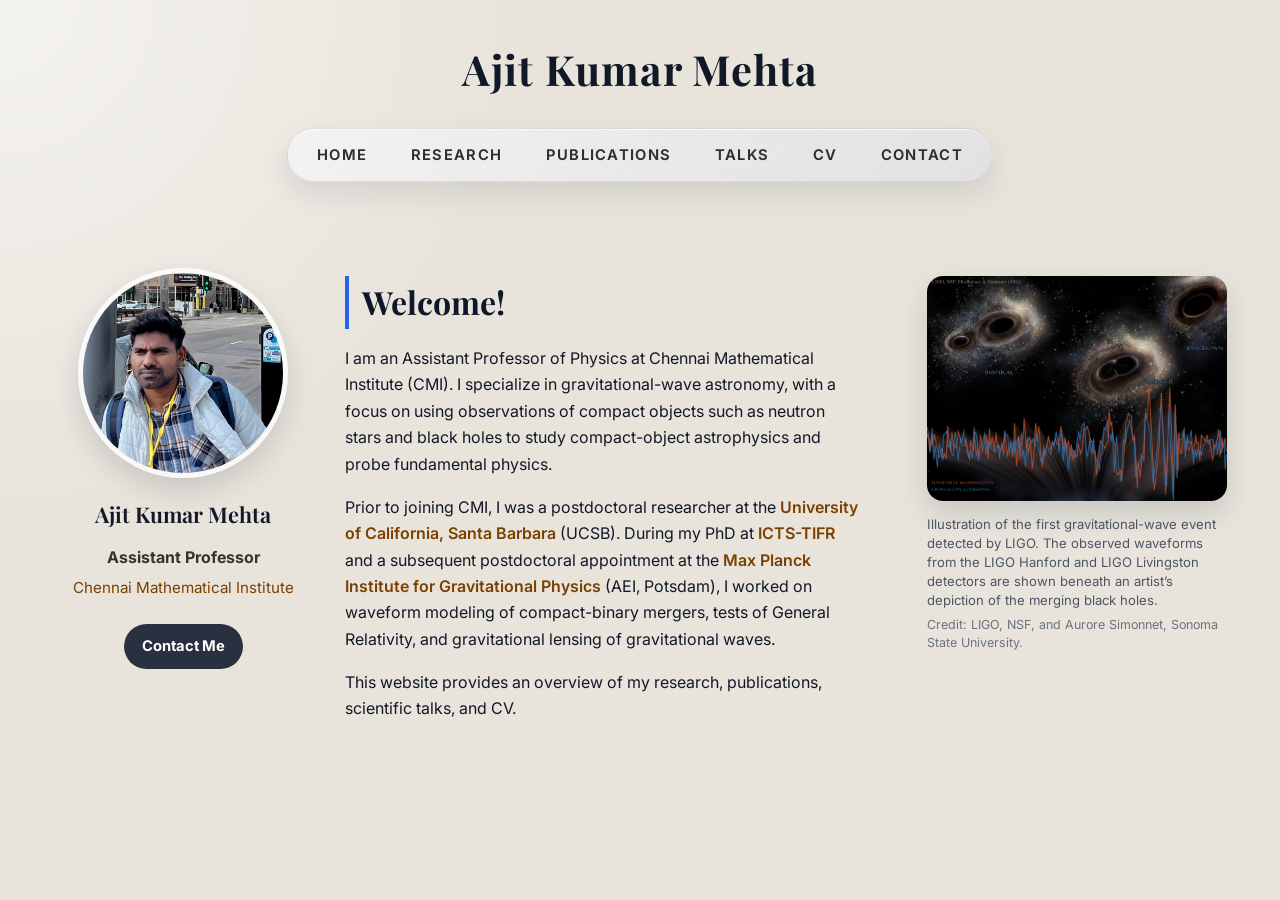
<file: index.html>
<!DOCTYPE html>
<html lang="en">
<head>
    <meta charset="UTF-8">
    <meta name="viewport" content="width=device-width, initial-scale=1.0">
    <title>Ajit Kumar Mehta – Gravitational-Wave Astrophysicist</title>

    <!-- Google Fonts -->
    <link href="https://fonts.googleapis.com/css2?family=Inter:wght@300;400;500;600;700&family=Playfair+Display:wght@600&display=swap" rel="stylesheet">

    <!-- Main Stylesheet -->
    <link rel="stylesheet" href="styles.css">
</head>

<body>

    <!-- ===== HEADER ===== -->
    <header>
        <h1>Ajit Kumar Mehta</h1>

        <nav>
            <ul>
                <li><a href="index.html">Home</a></li>
                <li><a href="research.html">Research</a></li>
                <li><a href="publications.html">Publications</a></li>
                <li><a href="talks.html">Talks</a></li>
                <li><a href="CV.pdf" target="_blank">CV</a></li>
                <li><a href="contact.html">Contact</a></li>
            </ul>
        </nav>
    </header>


    <!-- ===== PROFILE CARD ===== -->
    <section class="profile-card">

        <!-- LEFT PROFILE SIDEBAR -->
        <aside class="profile-sidebar">
            <img class="profile-photo" src="profile.jpg" alt="Ajit Kumar Mehta">

            <div class="profile-details">
                <h2>Ajit Kumar Mehta</h2>

                <p class="profile-position">Assistant Professor</p>

                <p class="profile-institute">
                    <a href="https://www.cmi.ac.in/" target="_blank" rel="noopener">
                        Chennai Mathematical Institute
                    </a>
                </p>

                <a class="contact-button" href="contact.html">Contact Me</a>
            </div>
        </aside>


        <!-- CENTER TEXT -->
        <main class="bio-container">
            <h2 class="welcome-title">Welcome!</h2>

            <p>
                I am an Assistant Professor of Physics at Chennai Mathematical Institute (CMI).
                I specialize in gravitational-wave astronomy, with a focus on using observations of compact objects 
                such as neutron stars and black holes to study compact-object astrophysics and probe fundamental physics. 
            </p>

            <p>
                Prior to joining CMI, I was a postdoctoral researcher at the
                <a href="https://www.physics.ucsb.edu/" target="_blank" rel="noopener">
                    University of California, Santa Barbara</a> (UCSB). During my PhD at
                <a href="https://www.icts.res.in/" target="_blank" rel="noopener">
                    ICTS-TIFR</a> and a subsequent postdoctoral appointment at the
                <a href="https://www.aei.mpg.de/" target="_blank" rel="noopener">
                    Max Planck Institute for Gravitational Physics</a> (AEI, Potsdam), I worked on waveform
                modeling of compact-binary mergers, tests of General Relativity, and gravitational lensing of
                gravitational waves.
            </p>

            <p>
                This website provides an overview of my research, publications, scientific talks, and CV.
            </p>
        </main>


        <!-- RIGHT IMAGE AND CAPTION -->
        <aside class="right-photo-column">
            <div class="photo-credit">
                <img src="image1.jpg" alt="Illustration of the first gravitational-wave event detected by LIGO">

                <p class="caption-text">
                    Illustration of the first gravitational-wave event detected by LIGO. The observed waveforms
                    from the LIGO Hanford and LIGO Livingston detectors are shown beneath an artist’s depiction
                    of the merging black holes.
                    <span class="credit-text">
                        Credit: LIGO, NSF, and Aurore Simonnet, Sonoma State University.
                    </span>
                </p>
            </div>
        </aside>

    </section>

</body>
</html>
</file>
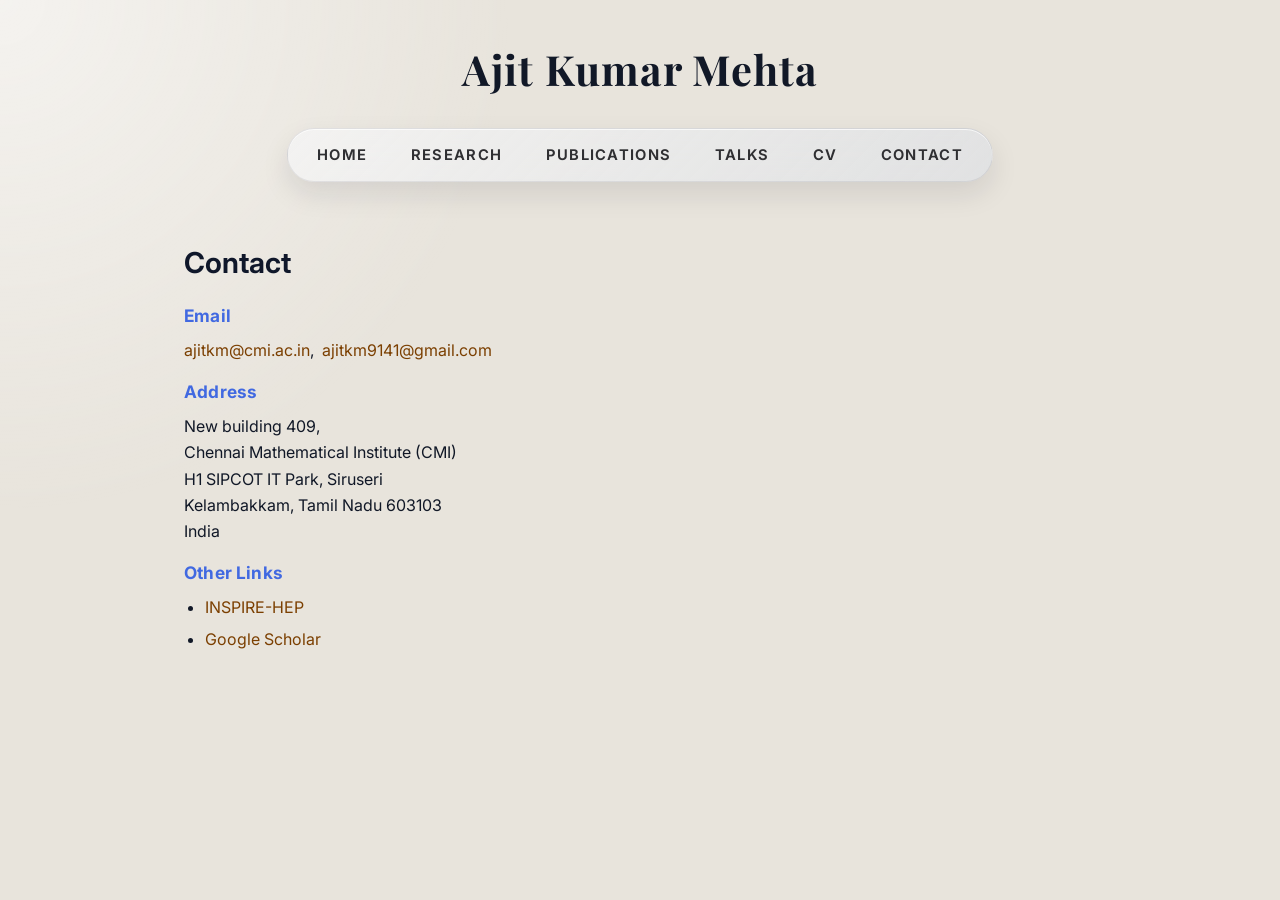
<file: contact.html>
<!DOCTYPE html>
<html lang="en">
<head>
    <meta charset="UTF-8">
    <meta name="viewport" content="width=device-width, initial-scale=1.0">
    <title>Contact – Ajit Kumar Mehta</title>

    <!-- Fonts -->
    <link href="https://fonts.googleapis.com/css2?family=Inter:wght@300;400;500;600&family=Playfair+Display:wght@600&display=swap" rel="stylesheet">

    <link rel="stylesheet" href="styles.css">
</head>
<body>

    <header>
        <h1>Ajit Kumar Mehta</h1>

       <nav>
    <ul>
        <li><a href="index.html">Home</a></li>
        <li><a href="research.html">Research</a></li>
        <li><a href="publications.html">Publications</a></li>
        <li><a href="talks.html">Talks</a></li>
        <li><a href="CV.pdf" target="_blank">CV</a></li>
        <li><a href="contact.html">Contact</a></li>
    </ul>
</nav>

    </header>

    <section>
        <h2>Contact</h2>

        <h3>Email</h3>
        <p>
  <a href="mailto:ajitkm@cmi.ac.in">ajitkm@cmi.ac.in</a>,&nbsp;
  <a href="mailto:ajitkm9141@gmail.com">ajitkm9141@gmail.com</a>
</p>

        <h3>Address</h3>
        <p>
            New building 409, <br>
            Chennai Mathematical Institute (CMI)<br>
            H1 SIPCOT IT Park, Siruseri<br>
            Kelambakkam, Tamil Nadu 603103<br>
            India
        </p>

        <h3>Other Links</h3>
        <ul>
            <li><a href="https://inspirehep.net/authors/1722676?ui-citation-summary=true">INSPIRE-HEP</a> </li>
            <li><a href="https://scholar.google.com/citations?user=hzvvESwAAAAJ&hl=en">Google Scholar</a></li>
        </ul>
    </section>

</body>
</html>
</file>
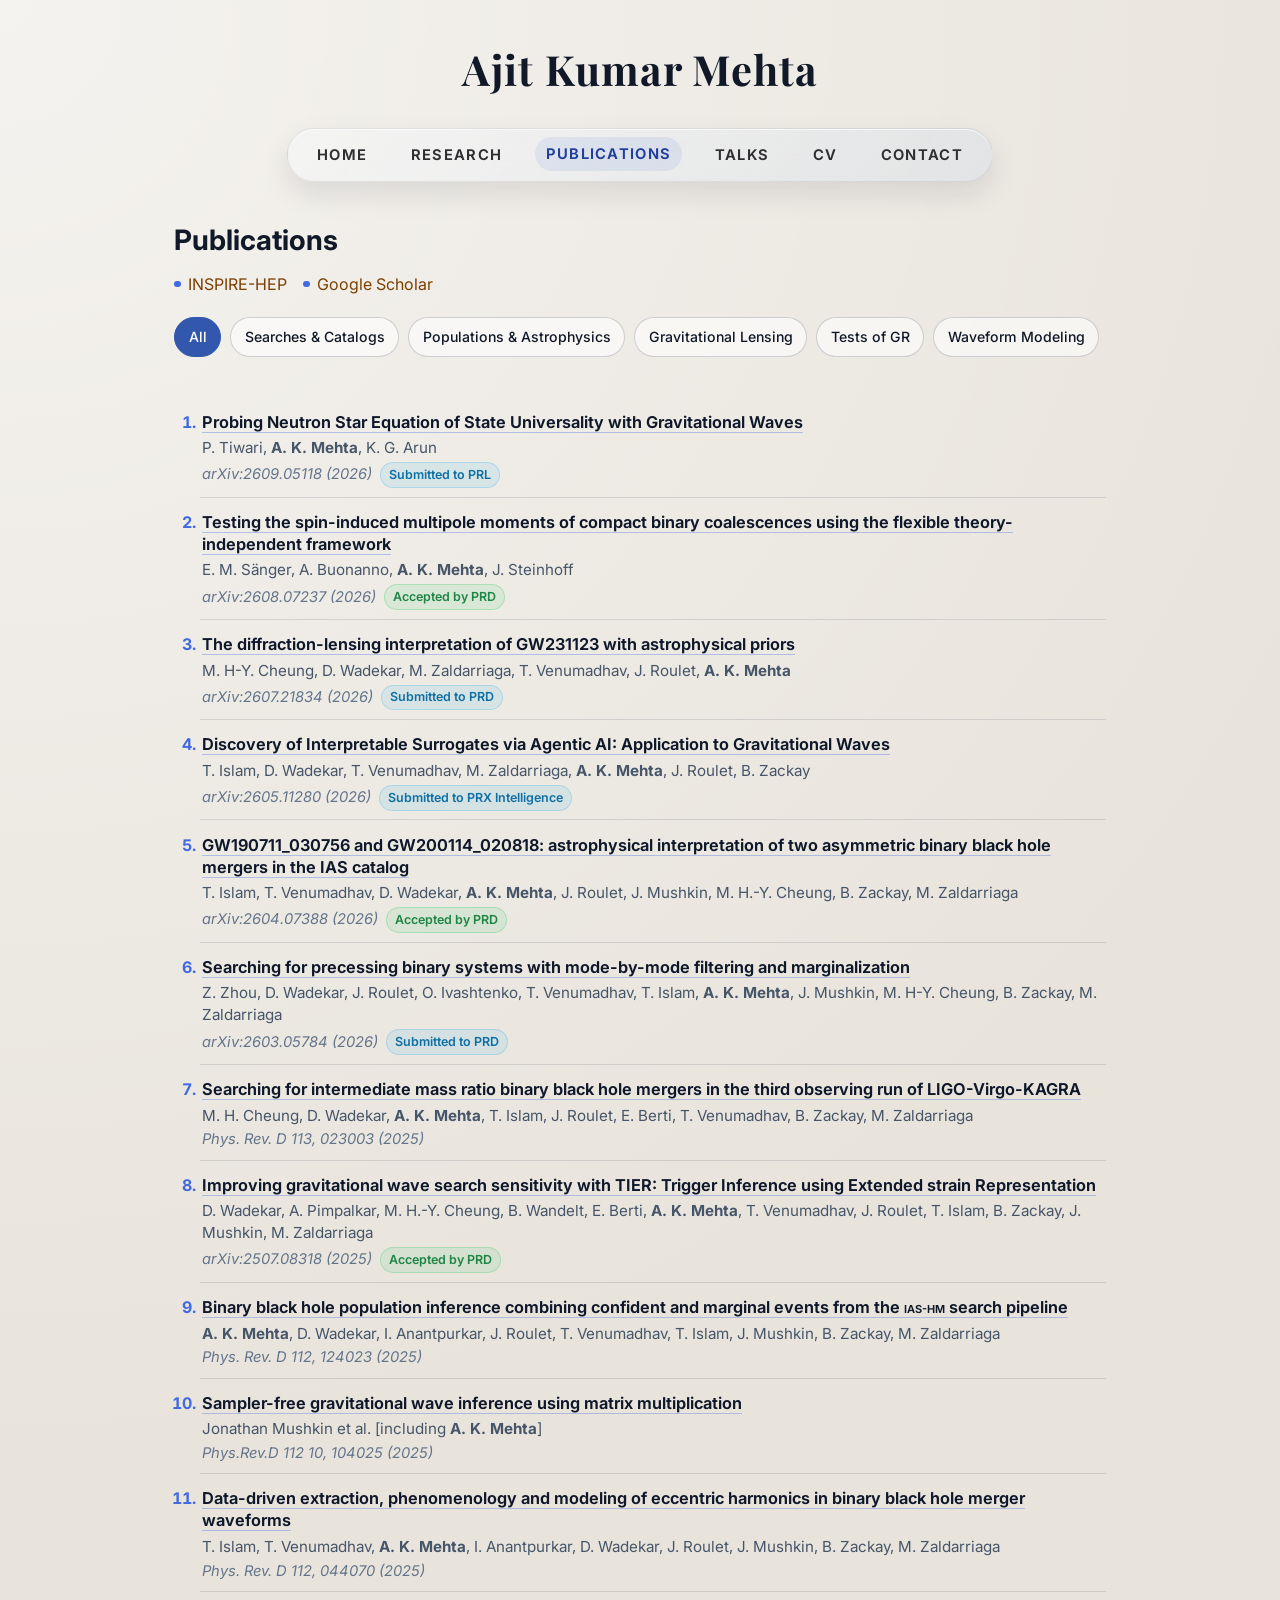
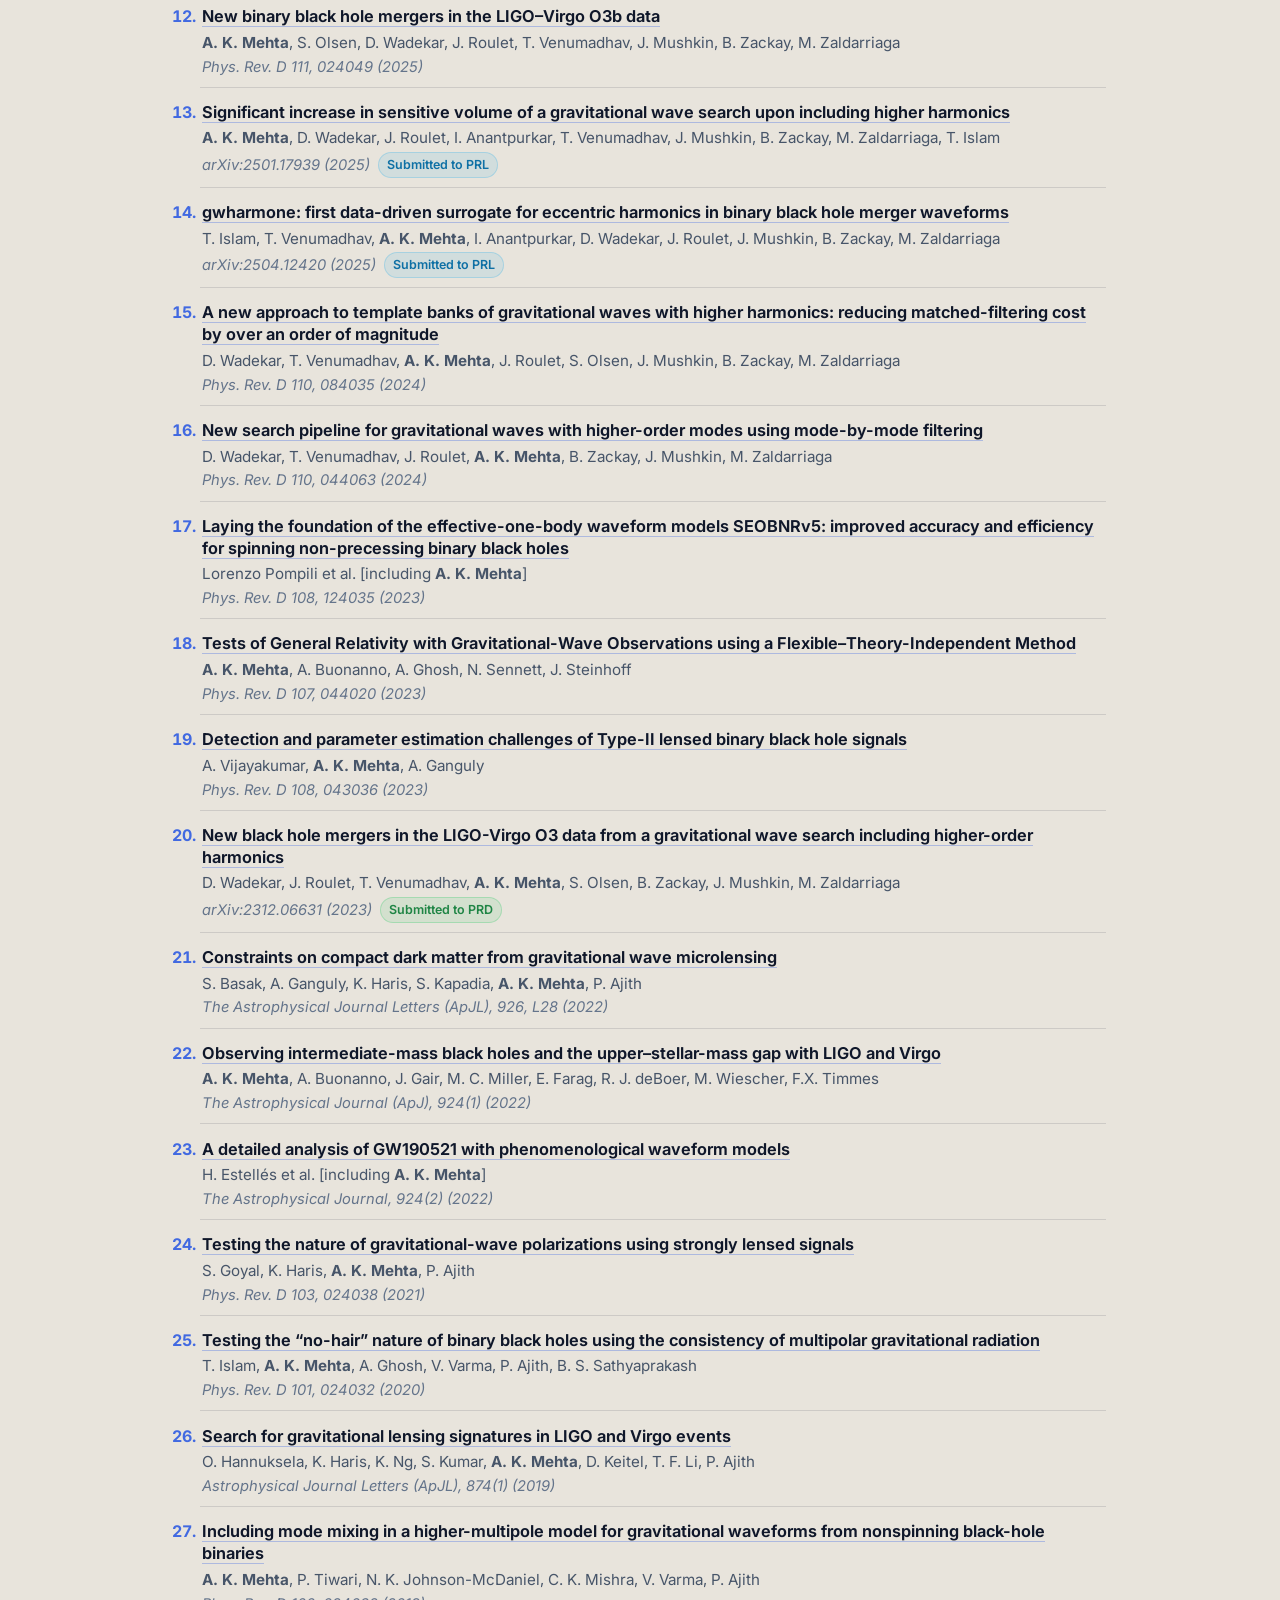
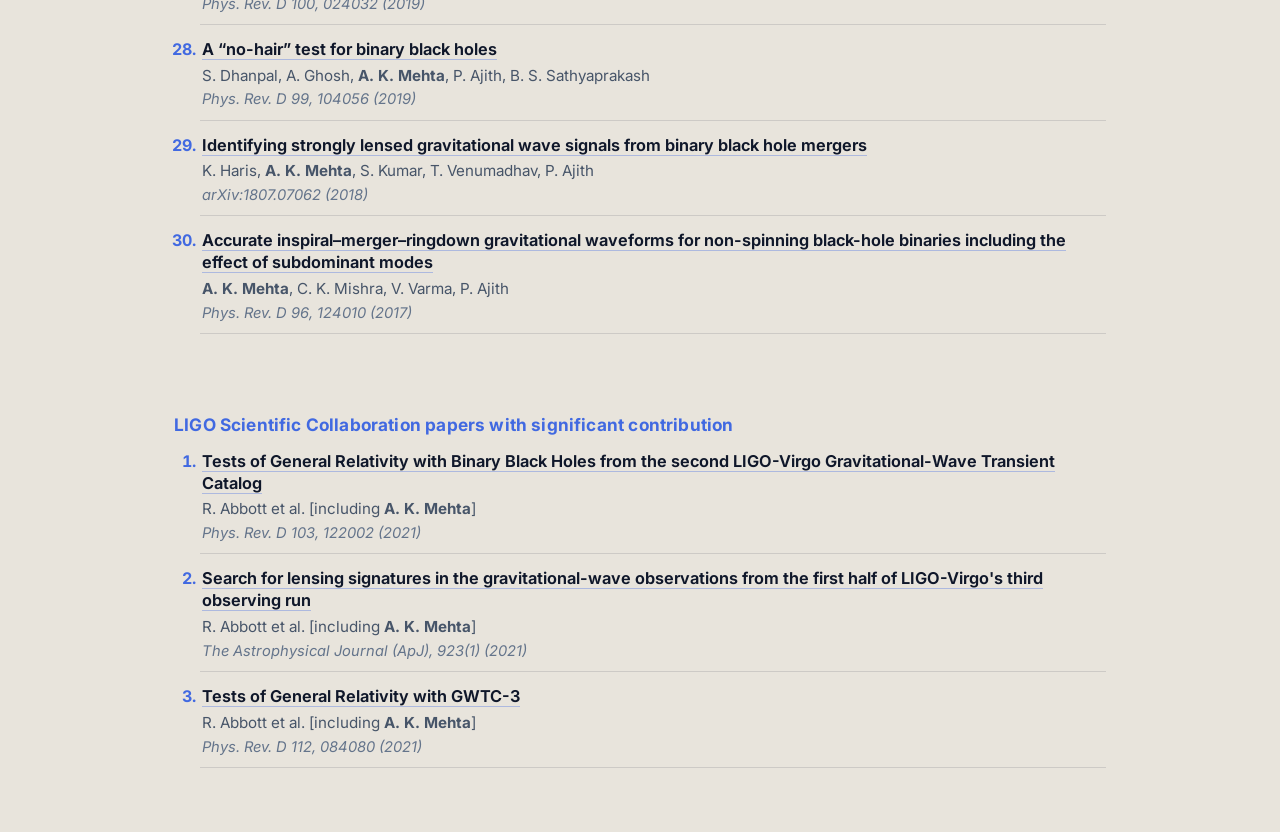
<file: publications.html>
<!DOCTYPE html>
<html lang="en">
<head>
  <meta charset="UTF-8" />
  <meta name="viewport" content="width=device-width, initial-scale=1.0" />
  <title>Publications – Ajit Kumar Mehta</title>

  <!-- Fonts (optional but nice) -->
  <link rel="preconnect" href="https://fonts.googleapis.com">
  <link rel="preconnect" href="https://fonts.gstatic.com" crossorigin>
  <link href="https://fonts.googleapis.com/css2?family=Inter:wght@300;400;500;600&family=Playfair+Display:wght@600&display=swap" rel="stylesheet">

  <link rel="stylesheet" href="styles.css" />

  <!-- Styles used only by the topic-filter buttons -->

  <style>
    /* New controls only. The site's existing styles.css remains in charge of
       the page header, navigation, typography, spacing, and publication list. */
    .publication-filter {
      margin: 1.25rem 0 3.0em;
      padding-block: 0;
    }

    .filter-options {
      display: flex;
      flex-wrap: wrap;
      gap: 0.55rem;
    }

    .filter-button {
      min-height: 2.35rem;
      padding: 0.45rem 0.85rem;
      color: inherit;
      background: rgba(255, 255, 255, 0.58);
      border: 1px solid rgba(30, 42, 62, 0.2);
      border-radius: 999px;
      font: inherit;
      font-size: 0.88rem;
      font-weight: 500;
      cursor: pointer;
    }

    .filter-button:hover {
      border-color: #3158ad;
    }

    .filter-button.is-active {
      color: #fff;
      background: #3158ad;
      border-color: #3158ad;
    }

    .filter-button:focus-visible {
      outline: 3px solid rgba(49, 88, 173, 0.25);
      outline-offset: 2px;
    }

    .main-publications {
      margin: 0 0 3rem;
      padding-block: 0;
    }

    .main-publications > .pub-list {
      margin-top: 0;
      padding-top: 0;
    }

    .lsc-section {
      margin-top: 3.5rem;
    }

    .pub[hidden],
    .lsc-section[hidden],
    .no-results[hidden] {
      display: none !important;
    }

    .no-results {
      padding: 1rem 0;
      opacity: 0.7;
    }

    @media (max-width: 700px) {
      .filter-button {
        flex: 1 1 auto;
      }
    }
  </style>

</head>

<body class="publications-page">
<header>
    <div class="container">
      <h1>Ajit Kumar Mehta</h1>

      <nav>
        <ul>
          <li><a href="index.html">Home</a></li>
          <li><a href="research.html">Research</a></li>
          <li><a href="publications.html" class="active">Publications</a></li>
          <li><a href="talks.html">Talks</a></li>
          <li><a href="CV.pdf" target="_blank">CV</a></li>
          <li><a href="contact.html">Contact</a></li>
        </ul>
      </nav>
    </div>
  </header>

  <main class="container">
    <div class="page-title">
      <div>
        <h2>Publications</h2>
      </div>
    </div>

    <div class="linkbar">
      <a class="pill" href="https://inspirehep.net/authors/1722676" target="_blank" rel="noopener">
        <span class="dot"></span> INSPIRE-HEP
      </a>
      <a class="pill" href="https://scholar.google.com/citations?hl=en&user=hzvvESwAAAAJ" target="_blank" rel="noopener">
        <span class="dot"></span> Google Scholar
      </a>
    </div>

    

    <!--
      EDITING THE TOPICS
      Use these five topic names in each paper's data-topics attribute:
      detection, lensing, tests-gr, populations, waveforms

      A paper may have more than one topic, separated by spaces.
      Example: data-topics="detection populations"
    -->
    <div class="publication-filter" aria-label="Filter publications by research topic">
      <div class="filter-options" role="group" aria-label="Publication topic filters">
        <button class="filter-button is-active" type="button" data-filter="all" aria-pressed="true">All</button>
        <button class="filter-button" type="button" data-filter="detection" aria-pressed="false">Searches  &amp; Catalogs</button>
        <button class="filter-button" type="button" data-filter="populations" aria-pressed="false"> Populations &amp; Astrophysics</button>
        <button class="filter-button" type="button" data-filter="lensing" aria-pressed="false">Gravitational Lensing</button>
        <button class="filter-button" type="button" data-filter="tests-gr" aria-pressed="false">Tests of GR </button>
        <button class="filter-button" type="button" data-filter="waveforms" aria-pressed="false">Waveform Modeling</button>
      </div>
    </div>

    <div class="main-publications" aria-label="Main publications">
      <ol class="pub-list">
        <!-- To add a paper, copy one complete <li>...</li> block and edit it. -->
        <li class="pub" data-topics="populations">
          <p class="pub-title">
            <a href="https://arxiv.org/abs/2609.05118" target="_blank" rel="noopener">
             Probing Neutron Star Equation of State Universality with Gravitational Waves
          </a>
          </p>
          <p class="pub-authors">
            P. Tiwari,  <strong>A. K. Mehta</strong>, K. G. Arun
          </p>
          <p class="pub-venue">
            <em>arXiv:2609.05118 (2026)</em> <span class="tag ok">Submitted to PRL </span>
          </p>
        </li>

        <li class="pub" data-topics="tests-gr">
          <p class="pub-title">
            <a href="https://arxiv.org/abs/2608.07237" target="_blank" rel="noopener">
             Testing the spin-induced multipole moments of compact binary coalescences using the flexible theory-independent framework
            </a>
          </p>
          <p class="pub-authors">
            E. M. Sänger, A. Buonanno, <strong>A. K. Mehta</strong>, J. Steinhoff
          </p>
          <p class="pub-venue">
            <em>arXiv:2608.07237 (2026)</em> <span class="tag acc">Accepted by PRD</span>
          </p>
        </li>

        <li class="pub" data-topics="lensing">
          <p class="pub-title">
            <a href="https://arxiv.org/abs/2607.21834" target="_blank" rel="noopener">
             The diffraction-lensing interpretation of GW231123 with astrophysical priors
            </a>
          </p>
          <p class="pub-authors">
            M. H-Y. Cheung, D. Wadekar, M. Zaldarriaga, T. Venumadhav, J. Roulet, <strong>A. K. Mehta</strong>
          </p>
          <p class="pub-venue">
            <em>arXiv:2607.21834 (2026)</em> <span class="tag ok">Submitted to PRD </span>
          </p>
        </li>

        <li class="pub" data-topics="waveforms">
          <p class="pub-title">
            <a href="https://arxiv.org/abs/2605.11280" target="_blank" rel="noopener">
              Discovery of Interpretable Surrogates via Agentic AI: Application to Gravitational Waves
            </a>
          </p>
          <p class="pub-authors">
            T. Islam, D. Wadekar, T. Venumadhav, M. Zaldarriaga, <strong>A. K. Mehta</strong>, J. Roulet, B. Zackay
          </p>
          <p class="pub-venue">
            <em>arXiv:2605.11280 (2026)</em> <span class="tag ok">Submitted to PRX Intelligence</span>
          </p>
        </li>

        <li class="pub" data-topics="populations">
          <p class="pub-title">
            <a href="https://arxiv.org/abs/2604.07388" target="_blank" rel="noopener">
              GW190711_030756 and GW200114_020818: astrophysical interpretation of two asymmetric binary black hole mergers in the IAS catalog
            </a>
          </p>
          <p class="pub-authors">
           T. Islam, T. Venumadhav, D. Wadekar, <strong>A. K. Mehta</strong>, J. Roulet, J. Mushkin, M. H.-Y. Cheung, B. Zackay, M. Zaldarriaga
          </p>
          <p class="pub-venue">
            <em>	arXiv:2604.07388 (2026)</em> <span class="tag acc">Accepted by PRD</span>
          </p>
        </li>
        
        <li class="pub" data-topics="detection">
          <p class="pub-title">
            <a href="https://arxiv.org/abs/2603.05784" target="_blank" rel="noopener">
              Searching for precessing binary systems with mode-by-mode filtering and marginalization
            </a>
          </p>
          <p class="pub-authors">
            Z. Zhou, D. Wadekar, J. Roulet, O. Ivashtenko, T. Venumadhav, T. Islam, <strong>A. K. Mehta</strong>, J. Mushkin, M. H-Y. Cheung, B. Zackay, M. Zaldarriaga
          </p>
          <p class="pub-venue">
            <em>arXiv:2603.05784 (2026)</em> <span class="tag ok">Submitted to PRD</span>
          </p>
        </li>

        <li class="pub" data-topics="detection populations">
          <p class="pub-title">
            <a href="https://journals.aps.org/prd/abstract/10.1103/l3ql-mv6v" target="_blank" rel="noopener">
              Searching for intermediate mass ratio binary black hole mergers in the third observing run of LIGO-Virgo-KAGRA
            </a>
          </p>
          <p class="pub-authors">
            M. H. Cheung, D. Wadekar, <strong>A. K. Mehta</strong>, T. Islam, J. Roulet, E. Berti, T. Venumadhav, B. Zackay, M. Zaldarriaga
          </p>
          <p class="pub-venue">
            <em>Phys. Rev. D 113, 023003 (2025)</em>
          </p>
        </li>

        <li class="pub" data-topics="detection populations">
          <p class="pub-title">
            <a href="https://arxiv.org/abs/2507.08318" target="_blank" rel="noopener">
              Improving gravitational wave search sensitivity with TIER: Trigger Inference using Extended strain Representation
            </a>
          </p>
          <p class="pub-authors">
            D. Wadekar, A. Pimpalkar, M. H.-Y. Cheung, B. Wandelt, E. Berti, <strong>A. K. Mehta</strong>, T. Venumadhav, J. Roulet, T. Islam, B. Zackay, J. Mushkin, M. Zaldarriaga
          </p>
          <p class="pub-venue">
            <em>arXiv:2507.08318 (2025)</em> <span class="tag acc">Accepted by PRD</span>
          </p>
        </li>

        <li class="pub" data-topics="populations">
          <p class="pub-title">
            <a href="https://doi.org/10.1103/mc85-361v" target="_blank" rel="noopener">
              Binary black hole population inference combining confident and marginal events from the <span style="font-variant: all-small-caps;">IAS-HM</span> search pipeline
            </a>
          </p>
          <p class="pub-authors">
            <strong>A. K. Mehta</strong>, D. Wadekar, I. Anantpurkar, J. Roulet, T. Venumadhav, T. Islam, J. Mushkin, B. Zackay, M. Zaldarriaga
          </p>
          <p class="pub-venue">
            <em>Phys. Rev. D 112, 124023 (2025)</em>
          </p>
        </li>

        <li class="pub" data-topics="detection">
          <p class="pub-title">
            <a href="https://journals.aps.org/prd/abstract/10.1103/vqj2-7qpz" target="_blank" rel="noopener">
              Sampler-free gravitational wave inference using matrix multiplication
            </a>
          </p>
          <p class="pub-authors">
            Jonathan Mushkin et al. [including  <strong>A. K. Mehta</strong>]
          </p>
          <p class="pub-venue">
            <em>Phys.Rev.D 112 10, 104025 (2025)</em>
          </p>
        </li>

        <li class="pub" data-topics="waveforms">
          <p class="pub-title">
            <a href="https://journals.aps.org/prd/abstract/10.1103/pk8n-fxvw" target="_blank" rel="noopener">
              Data-driven extraction, phenomenology and modeling of eccentric harmonics in binary black hole merger waveforms
            </a>
          </p>
          <p class="pub-authors">
            T. Islam, T. Venumadhav, <strong>A. K. Mehta</strong>, I. Anantpurkar, D. Wadekar, J. Roulet, J. Mushkin, B. Zackay, M. Zaldarriaga
          </p>
          <p class="pub-venue">
            <em>Phys. Rev. D 112, 044070 (2025)</em>
          </p>
        </li>

        <li class="pub" data-topics="detection">
          <p class="pub-title">
            <a href="https://journals.aps.org/prd/abstract/10.1103/PhysRevD.111.024049" target="_blank" rel="noopener">
              New binary black hole mergers in the LIGO–Virgo O3b data
            </a>
          </p>
          <p class="pub-authors">
            <strong>A. K. Mehta</strong>, S. Olsen, D. Wadekar, J. Roulet, T. Venumadhav, J. Mushkin, B. Zackay, M. Zaldarriaga
          </p>
          <p class="pub-venue">
            <em>Phys. Rev. D 111, 024049 (2025)</em>
          </p>
        </li>

        <li class="pub" data-topics="detection">
          <p class="pub-title">
            <a href="https://arxiv.org/abs/2501.17939" target="_blank" rel="noopener">
              Significant increase in sensitive volume of a gravitational wave search upon including higher harmonics
            </a>
          </p>
          <p class="pub-authors">
            <strong>A. K. Mehta</strong>, D. Wadekar, J. Roulet, I. Anantpurkar, T. Venumadhav, J. Mushkin, B. Zackay, M. Zaldarriaga, T. Islam
          </p>
          <p class="pub-venue">
            <em>arXiv:2501.17939 (2025)</em> <span class="tag ok">Submitted to PRL</span>
          </p>
        </li>

        <li class="pub" data-topics="waveforms">
          <p class="pub-title">
            <a href="https://arxiv.org/abs/2504.12420" target="_blank" rel="noopener">
              gwharmone: first data-driven surrogate for eccentric harmonics in binary black hole merger waveforms
            </a>
          </p>
          <p class="pub-authors">
            T. Islam, T. Venumadhav, <strong>A. K. Mehta</strong>, I. Anantpurkar, D. Wadekar, J. Roulet, J. Mushkin, B. Zackay, M. Zaldarriaga
          </p>
          <p class="pub-venue">
            <em>arXiv:2504.12420 (2025)</em> <span class="tag ok">Submitted to PRL</span>
          </p>
        </li>

        <li class="pub" data-topics="detection">
          <p class="pub-title">
            <a href="https://journals.aps.org/prd/abstract/10.1103/PhysRevD.110.084035" target="_blank" rel="noopener">
              A new approach to template banks of gravitational waves with higher harmonics: reducing matched-filtering cost by over an order of magnitude
            </a>
          </p>
          <p class="pub-authors">
            D. Wadekar, T. Venumadhav, <strong>A. K. Mehta</strong>, J. Roulet, S. Olsen, J. Mushkin, B. Zackay, M. Zaldarriaga
          </p>
          <p class="pub-venue">
            <em>Phys. Rev. D 110, 084035 (2024)</em>
          </p>
        </li>

        <li class="pub" data-topics="detection">
          <p class="pub-title">
            <a href="https://journals.aps.org/prd/abstract/10.1103/PhysRevD.110.044063" target="_blank" rel="noopener">
              New search pipeline for gravitational waves with higher-order modes using mode-by-mode filtering
            </a>
          </p>
          <p class="pub-authors">
            D. Wadekar, T. Venumadhav, J. Roulet, <strong>A. K. Mehta</strong>, B. Zackay, J. Mushkin, M. Zaldarriaga
          </p>
          <p class="pub-venue">
            <em>Phys. Rev. D 110, 044063 (2024)</em>
          </p>
        </li>

        <li class="pub" data-topics="waveforms">
          <p class="pub-title">
            <a href="https://arxiv.org/abs/2303.18039" target="_blank" rel="noopener">
              Laying the foundation of the effective-one-body waveform models SEOBNRv5: improved accuracy and efficiency for spinning non-precessing binary black holes
            </a>
          </p>
          <p class="pub-authors">
            Lorenzo Pompili et al. [including <strong>A. K. Mehta</strong>]
          </p>
          <p class="pub-venue">
            <em>Phys. Rev. D 108, 124035 (2023)</em>
          </p>
        </li>

        <li class="pub" data-topics="tests-gr">
          <p class="pub-title">
            <a href="https://journals.aps.org/prd/abstract/10.1103/PhysRevD.107.044020" target="_blank" rel="noopener">
              Tests of General Relativity with Gravitational-Wave Observations using a Flexible–Theory-Independent Method
            </a>
          </p>
          <p class="pub-authors">
            <strong>A. K. Mehta</strong>, A. Buonanno, A. Ghosh, N. Sennett, J. Steinhoff
          </p>
          <p class="pub-venue">
            <em>Phys. Rev. D 107, 044020 (2023)</em>
          </p>
        </li>

        <li class="pub" data-topics="lensing">
          <p class="pub-title">
            <a href="https://journals.aps.org/prd/abstract/10.1103/PhysRevD.108.043036" target="_blank" rel="noopener">
              Detection and parameter estimation challenges of Type-II lensed binary black hole signals
            </a>
          </p>
          <p class="pub-authors">
            A. Vijayakumar, <strong>A. K. Mehta</strong>, A. Ganguly
          </p>
          <p class="pub-venue">
            <em>Phys. Rev. D 108, 043036 (2023)</em>
          </p>
        </li>

        <li class="pub" data-topics="detection">
          <p class="pub-title">
            <a href="https://arxiv.org/abs/2312.06631" target="_blank" rel="noopener">
              New black hole mergers in the LIGO-Virgo O3 data from a gravitational wave search including higher-order harmonics
            </a>
          </p>
          <p class="pub-authors">
            D. Wadekar, J. Roulet, T. Venumadhav, <strong>A. K. Mehta</strong>, S. Olsen, B. Zackay, J. Mushkin, M. Zaldarriaga
          </p>
          <p class="pub-venue">
            <em>arXiv:2312.06631 (2023)</em> <span class="tag acc">Submitted to PRD</span>
          </p>
        </li>

        <li class="pub" data-topics="lensing populations">
          <p class="pub-title">
            <a href="https://iopscience.iop.org/article/10.3847/2041-8213/ac4dfa" target="_blank" rel="noopener">
              Constraints on compact dark matter from gravitational wave microlensing
            </a>
          </p>
          <p class="pub-authors">
            S. Basak, A. Ganguly, K. Haris, S. Kapadia, <strong>A. K. Mehta</strong>, P. Ajith
          </p>
          <p class="pub-venue">
            <em>The Astrophysical Journal Letters (ApJL), 926, L28 (2022)</em>
          </p>
        </li>

        <li class="pub" data-topics="populations">
          <p class="pub-title">
            <a href="https://iopscience.iop.org/article/10.3847/1538-4357/ac3130" target="_blank" rel="noopener">
              Observing intermediate-mass black holes and the upper–stellar-mass gap with LIGO and Virgo
            </a>
          </p>
          <p class="pub-authors">
            <strong>A. K. Mehta</strong>, A. Buonanno, J. Gair, M. C. Miller, E. Farag, R. J. deBoer, M. Wiescher, F.X. Timmes
          </p>
          <p class="pub-venue">
            <em>The Astrophysical Journal (ApJ), 924(1) (2022)</em>
          </p>
        </li>

        <li class="pub" data-topics="populations">
          <p class="pub-title">
            <a href="https://iopscience.iop.org/article/10.3847/1538-4357/ac33a0" target="_blank" rel="noopener">
              A detailed analysis of GW190521 with phenomenological waveform models
            </a>
          </p>
          <p class="pub-authors">
            H. Estellés et al. [including <strong>A. K. Mehta</strong>]
          </p>
          <p class="pub-venue">
            <em>The Astrophysical Journal, 924(2) (2022)</em>
          </p>
        </li>

        <li class="pub" data-topics="tests-gr lensing">
          <p class="pub-title">
            <a href="https://journals.aps.org/prd/abstract/10.1103/PhysRevD.103.024038" target="_blank" rel="noopener">
              Testing the nature of gravitational-wave polarizations using strongly lensed signals
            </a>
          </p>
          <p class="pub-authors">
            S. Goyal, K. Haris, <strong>A. K. Mehta</strong>, P. Ajith
          </p>
          <p class="pub-venue">
            <em>Phys. Rev. D 103, 024038 (2021)</em>
          </p>
        </li>

        <li class="pub" data-topics="tests-gr">
          <p class="pub-title">
            <a href="https://journals.aps.org/prd/abstract/10.1103/PhysRevD.101.024032" target="_blank" rel="noopener">
              Testing the “no-hair” nature of binary black holes using the consistency of multipolar gravitational radiation
            </a>
          </p>
          <p class="pub-authors">
            T. Islam, <strong>A. K. Mehta</strong>, A. Ghosh, V. Varma, P. Ajith, B. S. Sathyaprakash
          </p>
          <p class="pub-venue">
            <em>Phys. Rev. D 101, 024032 (2020)</em>
          </p>
        </li>

        <li class="pub" data-topics="lensing">
          <p class="pub-title">
            <a href="https://iopscience.iop.org/article/10.3847/2041-8213/ab0c0f" target="_blank" rel="noopener">
              Search for gravitational lensing signatures in LIGO and Virgo events
            </a>
          </p>
          <p class="pub-authors">
            O. Hannuksela, K. Haris, K. Ng, S. Kumar, <strong>A. K. Mehta</strong>, D. Keitel, T. F. Li, P. Ajith
          </p>
          <p class="pub-venue">
            <em>Astrophysical Journal Letters (ApJL), 874(1) (2019)</em>
          </p>
        </li>

        <li class="pub" data-topics="waveforms">
          <p class="pub-title">
            <a href="https://journals.aps.org/prd/abstract/10.1103/PhysRevD.100.024032" target="_blank" rel="noopener">
              Including mode mixing in a higher-multipole model for gravitational waveforms from nonspinning black-hole binaries
            </a>
          </p>
          <p class="pub-authors">
            <strong>A. K. Mehta</strong>, P. Tiwari, N. K. Johnson-McDaniel, C. K. Mishra, V. Varma, P. Ajith
          </p>
          <p class="pub-venue">
            <em>Phys. Rev. D 100, 024032 (2019)</em>
          </p>
        </li>

        <li class="pub" data-topics="tests-gr">
          <p class="pub-title">
            <a href="https://journals.aps.org/prd/abstract/10.1103/PhysRevD.99.104056" target="_blank" rel="noopener">
              A “no-hair” test for binary black holes
            </a>
          </p>
          <p class="pub-authors">
            S. Dhanpal, A. Ghosh, <strong>A. K. Mehta</strong>, P. Ajith, B. S. Sathyaprakash
          </p>
          <p class="pub-venue">
            <em>Phys. Rev. D 99, 104056 (2019)</em>
          </p>
        </li>

        <li class="pub" data-topics="lensing">
          <p class="pub-title">
            <a href="https://arxiv.org/abs/1807.07062" target="_blank" rel="noopener">
              Identifying strongly lensed gravitational wave signals from binary black hole mergers
            </a>
          </p>
          <p class="pub-authors">
            K. Haris, <strong>A. K. Mehta</strong>, S. Kumar, T. Venumadhav, P. Ajith
          </p>
          <p class="pub-venue">
            <em>arXiv:1807.07062 (2018)</em> 
          </p>
        </li>

        <li class="pub" data-topics="waveforms">
          <p class="pub-title">
            <a href="https://journals.aps.org/prd/abstract/10.1103/PhysRevD.96.124010" target="_blank" rel="noopener">
              Accurate inspiral–merger–ringdown gravitational waveforms for non-spinning black-hole binaries including the effect of subdominant modes
            </a>
          </p>
          <p class="pub-authors">
            <strong>A. K. Mehta</strong>, C. K. Mishra, V. Varma, P. Ajith
          </p>
          <p class="pub-venue">
            <em>Phys. Rev. D 96, 124010 (2017)</em>
          </p>
        </li>
      </ol>
    </div>

    <section class="lsc-section" aria-labelledby="lsc">
      <h3 class="lsc-heading" id="lsc">LIGO Scientific Collaboration papers with significant contribution</h3>
      <ol class="pub-list">
        <li class="pub" data-topics="tests-gr">
          <p class="pub-title">
            <a href="https://journals.aps.org/prd/abstract/10.1103/PhysRevD.103.122002" target="_blank" rel="noopener">
              Tests of General Relativity with Binary Black Holes from the second LIGO-Virgo Gravitational-Wave Transient Catalog
            </a>
          </p>
          <p class="pub-authors">
            R. Abbott et al. [including <strong>A. K. Mehta</strong>]
          </p>
          <p class="pub-venue">
            <em>Phys. Rev. D 103, 122002 (2021)</em>
          </p>
        </li>

        <li class="pub" data-topics="lensing">
          <p class="pub-title">
            <a href="https://iopscience.iop.org/article/10.3847/1538-4357/ac23db" target="_blank" rel="noopener">
              Search for lensing signatures in the gravitational-wave observations from the first half of LIGO-Virgo's third observing run
            </a>
          </p>
          <p class="pub-authors">
            R. Abbott et al. [including <strong>A. K. Mehta</strong>]
          </p>
          <p class="pub-venue">
            <em>The Astrophysical Journal (ApJ), 923(1) (2021)</em>
          </p>
        </li>

        <li class="pub" data-topics="tests-gr">
          <p class="pub-title">
            <a href="https://arxiv.org/abs/2112.06861" target="_blank" rel="noopener">
              Tests of General Relativity with GWTC-3
            </a>
          </p>
          <p class="pub-authors">
            R. Abbott et al. [including <strong>A. K. Mehta</strong>]
          </p>
          <p class="pub-venue">
            <em>Phys. Rev. D 112, 084080 (2021)</em>
          </p>
        </li>
      </ol>
    </section>

    <p class="no-results" id="no-results" hidden>No publications match this topic.</p>
  </main>

  <script>
    (() => {
      const buttons = [...document.querySelectorAll('.filter-button')];
      const publications = [...document.querySelectorAll('.pub[data-topics]')];
      const lscSection = document.querySelector('.lsc-section');
      const empty = document.getElementById('no-results');

      function applyFilter(topic) {
        let visible = 0;

        publications.forEach((publication) => {
          const topics = publication.dataset.topics.split(/\s+/);
          const matches = topic === 'all' || topics.includes(topic);
          publication.hidden = !matches;
          if (matches) visible += 1;
        });


        if (lscSection) {
          lscSection.hidden = !lscSection.querySelector('.pub:not([hidden])');
        }

        buttons.forEach((button) => {
          const active = button.dataset.filter === topic;
          button.classList.toggle('is-active', active);
          button.setAttribute('aria-pressed', String(active));
        });

        empty.hidden = visible !== 0;
      }

      buttons.forEach((button) => {
        button.addEventListener('click', () => applyFilter(button.dataset.filter));
      });
    })();
  </script>

</body>
</html>
</file>
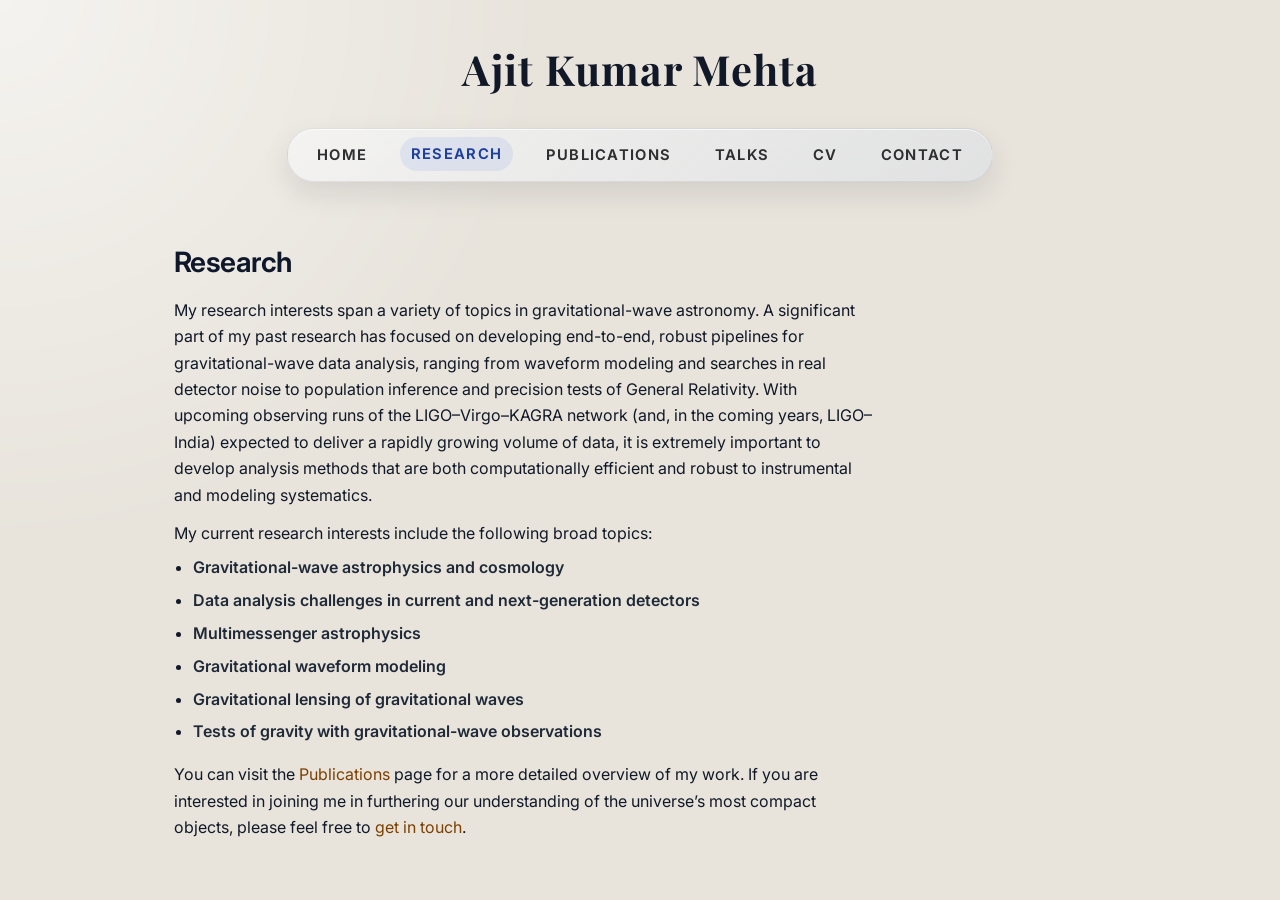
<file: research.html>
<!DOCTYPE html>
<html lang="en">
<head>
  <meta charset="UTF-8" />
  <meta name="viewport" content="width=device-width, initial-scale=1.0" />
  <title>Research – Ajit Kumar Mehta</title>

  <!-- Fonts (optional; keep if your other pages use it) -->
  <link href="https://fonts.googleapis.com/css2?family=Inter:wght@300;400;500;600&family=Playfair+Display:wght@600&display=swap" rel="stylesheet">

  <link rel="stylesheet" href="styles.css" />

  <!-- Research-page-only styling (safe to keep here or move into styles.css) -->
  <style>
    .hero {
      padding: 2.2rem 0 1.2rem;
    }
    .hero h2 {
      margin: 0;
      font-size: 1.75rem;
      letter-spacing: -0.02em;
    }
    .hero p.lead {
      margin: 0.75rem 0 0;
      line-height: 1.65;
      max-width: 70ch;
    }

    .pillbar {
      display: flex;
      flex-wrap: wrap;
      gap: 0.5rem;
      margin-top: 1.1rem;
    }
    .pill {
      display: inline-flex;
      align-items: center;
      gap: 0.45rem;
      padding: 0.35rem 0.65rem;
      border: 1px solid rgba(0,0,0,0.08);
      border-radius: 999px;
      font-size: 0.92rem;
      background: rgba(0,0,0,0.02);
    }
    .pill .dot {
      width: 0.55rem;
      height: 0.55rem;
      border-radius: 999px;
      background: #4169E1; /* RoyalBlue, matches your theme */
      opacity: 0.9;
    }

    .grid {
      display: grid;
      grid-template-columns: repeat(12, 1fr);
      gap: 1rem;
      margin-top: 1.3rem;
    }
    .card {
      grid-column: span 6;
      padding: 1.1rem 1.1rem;
      border: 1px solid rgba(0,0,0,0.08);
      border-radius: 16px;
      background: rgba(255,255,255,0.7);
      box-shadow: 0 8px 24px rgba(0,0,0,0.05);
    }
    .card h3 {
      margin: 0 0 0.55rem;
      font-size: 1.15rem;
      letter-spacing: -0.01em;
    }
    .card p {
      margin: 0.4rem 0 0;
      line-height: 1.65;
    }
    .card ul {
      margin: 0.6rem 0 0;
      padding-left: 1.1rem;
      line-height: 1.65;
    }

    .section-title {
      margin-top: 2.0rem;
      margin-bottom: 0.8rem;
      display: flex;
      align-items: baseline;
      justify-content: space-between;
      gap: 1rem;
    }
    .section-title h2 {
      margin: 0;
      font-size: 1.35rem;
      letter-spacing: -0.01em;
    }
    .section-title .sub {
      margin: 0;
      font-size: 0.95rem;
      opacity: 0.75;
    }

    .feature {
      display: grid;
      grid-template-columns: 1.2fr 1fr;
      gap: 1rem;
      padding: 1.1rem;
      border: 1px solid rgba(0,0,0,0.08);
      border-radius: 16px;
      background: rgba(0,0,0,0.02);
    }
    .feature h3 { margin: 0 0 0.55rem; font-size: 1.1rem; }
    .feature p { margin: 0.45rem 0 0; line-height: 1.7; }
    .feature ul { margin: 0.65rem 0 0; padding-left: 1.15rem; line-height: 1.7; }
    .feature .aside {
      border-left: 1px solid rgba(0,0,0,0.08);
      padding-left: 1rem;
      opacity: 0.95;
    }

    .cta {
      margin-top: 1.5rem;
      padding: 1.1rem 1.1rem;
      border: 1px solid rgba(0,0,0,0.08);
      border-radius: 16px;
      background: rgba(65,105,225,0.06);
    }
    .cta h3 { margin: 0 0 0.45rem; }
    .cta p { margin: 0.35rem 0 0; line-height: 1.7; }
    .cta a { font-weight: 600; }

    @media (max-width: 900px) {
      .card { grid-column: span 12; }
      .feature { grid-template-columns: 1fr; }
      .feature .aside { border-left: none; padding-left: 0; border-top: 1px solid rgba(0,0,0,0.08); padding-top: 0.9rem; }
    }
  </style>
</head>

<body>

  <header>
    <h1>Ajit Kumar Mehta</h1>
    <nav>
      <ul>
        <li><a href="index.html">Home</a></li>
        <li><a class="active" href="research.html">Research</a></li>
        <li><a href="publications.html">Publications</a></li>
        <li><a href="talks.html">Talks</a></li>
        <li><a href="CV.pdf" target="_blank">CV</a></li>
        <li><a href="contact.html">Contact</a></li>
      </ul>
    </nav>
  </header>

  <main class="container">

<!-- HERO -->
<section class="hero">
  <h2>Research</h2>
      
    <p class="lead">
  My research interests span a variety of topics in gravitational-wave astronomy. 
  A significant part of my past research has focused on developing end-to-end, robust pipelines for 
  gravitational-wave data analysis, ranging from waveform modeling and searches
  in real detector noise to population inference and precision tests of General Relativity. 
  With upcoming observing runs of the LIGO–Virgo–KAGRA network (and, in the coming years, LIGO–India) expected 
  to deliver a rapidly growing volume of data, it is extremely important to develop analysis
  methods that are both computationally efficient and robust to instrumental and modeling systematics.
</p>
      
<p class="lead">
  My current research interests include the following broad topics:
</p>

<ul class="lead" style="margin-top: 0.5rem; padding-left: 1.2rem; line-height: 1.7;">
  <li><span class="highlight">Gravitational-wave astrophysics and cosmology</span></li>
  <li><span class="highlight">Data analysis challenges in current and next-generation detectors</span></li>
  <li><span class="highlight">Multimessenger astrophysics</span></li>
  <li><span class="highlight">Gravitational waveform modeling</span></li>
  <li><span class="highlight">Gravitational lensing of gravitational waves</span></li>
  <li><span class="highlight">Tests of gravity with gravitational-wave observations</span></li>
</ul>

<p class="lead">
  You can visit the <a href="publications.html">Publications</a> page for a more detailed overview of my work.
  If you are interested in joining me in furthering our understanding of the universe’s most compact objects,
  please feel free to <a href="contact.html">get in touch</a>.
</p>


    </section>

  </main>

</body>
</html>
</file>
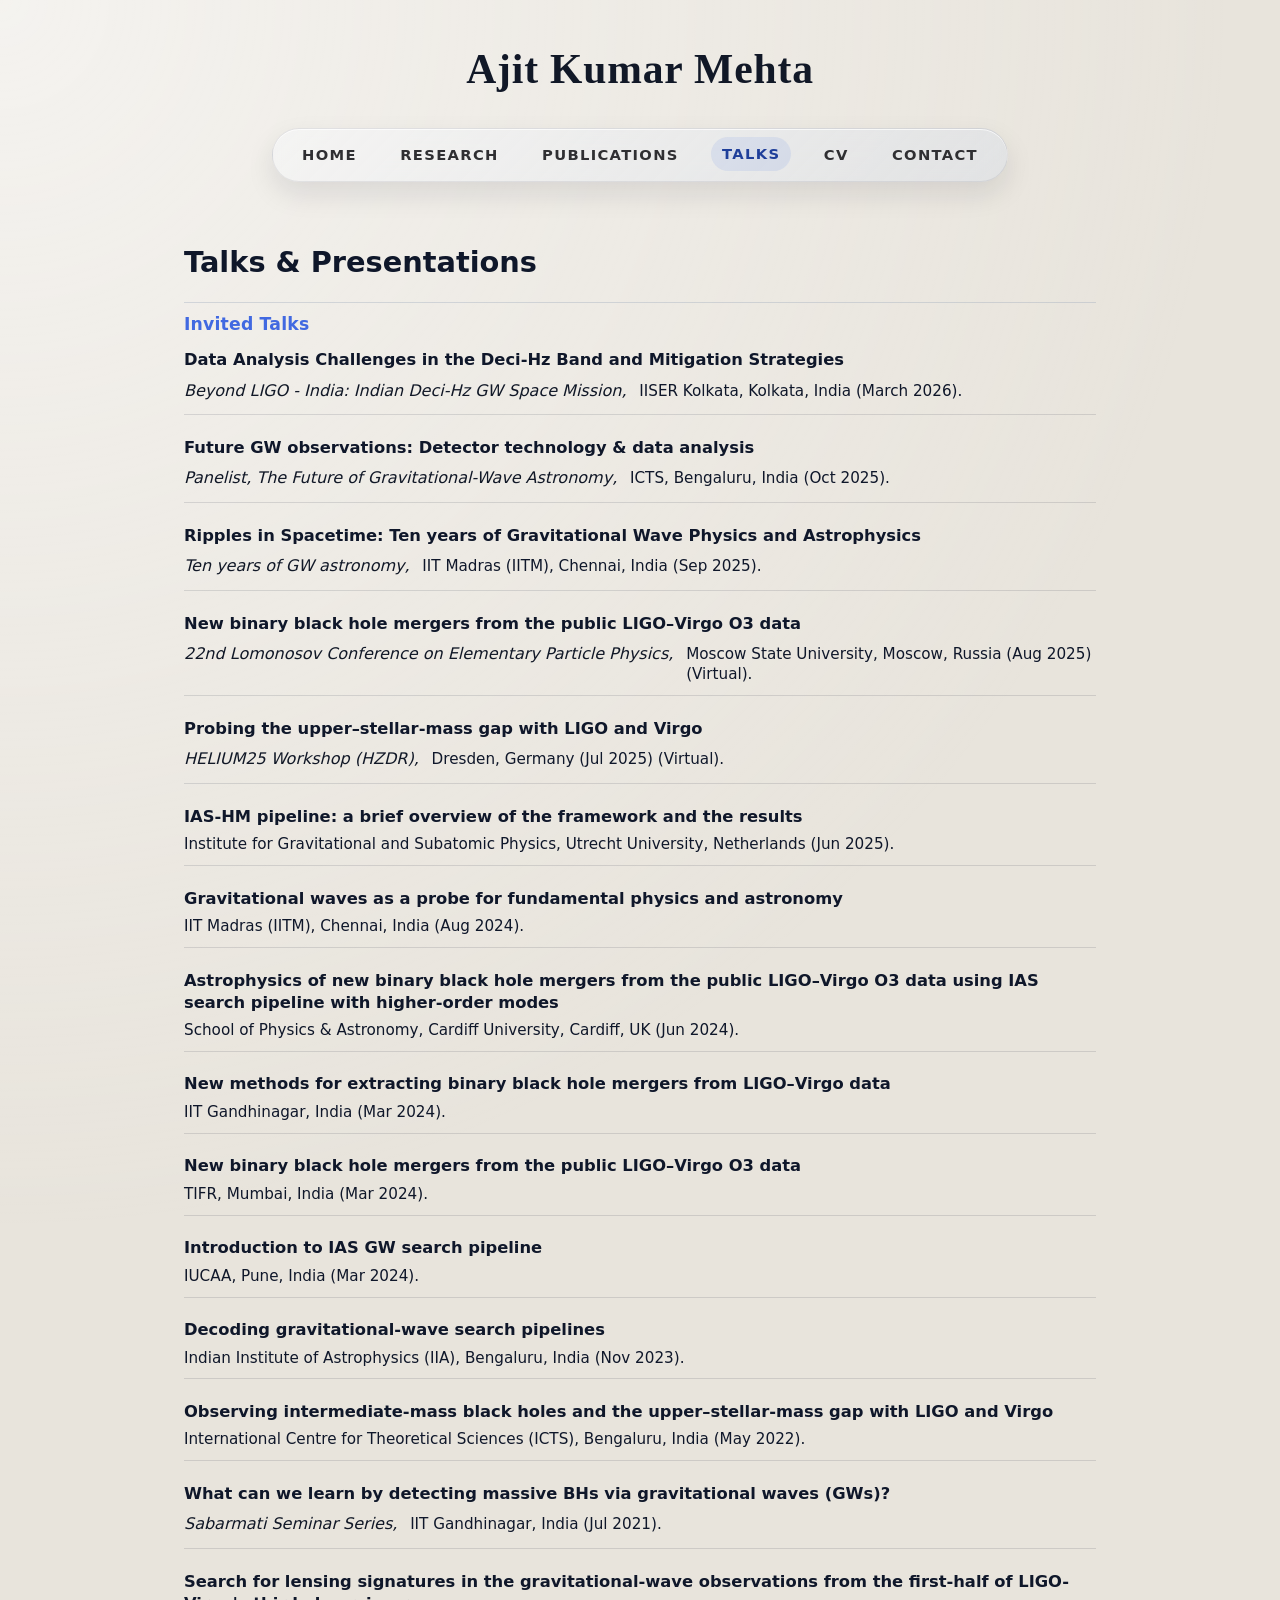
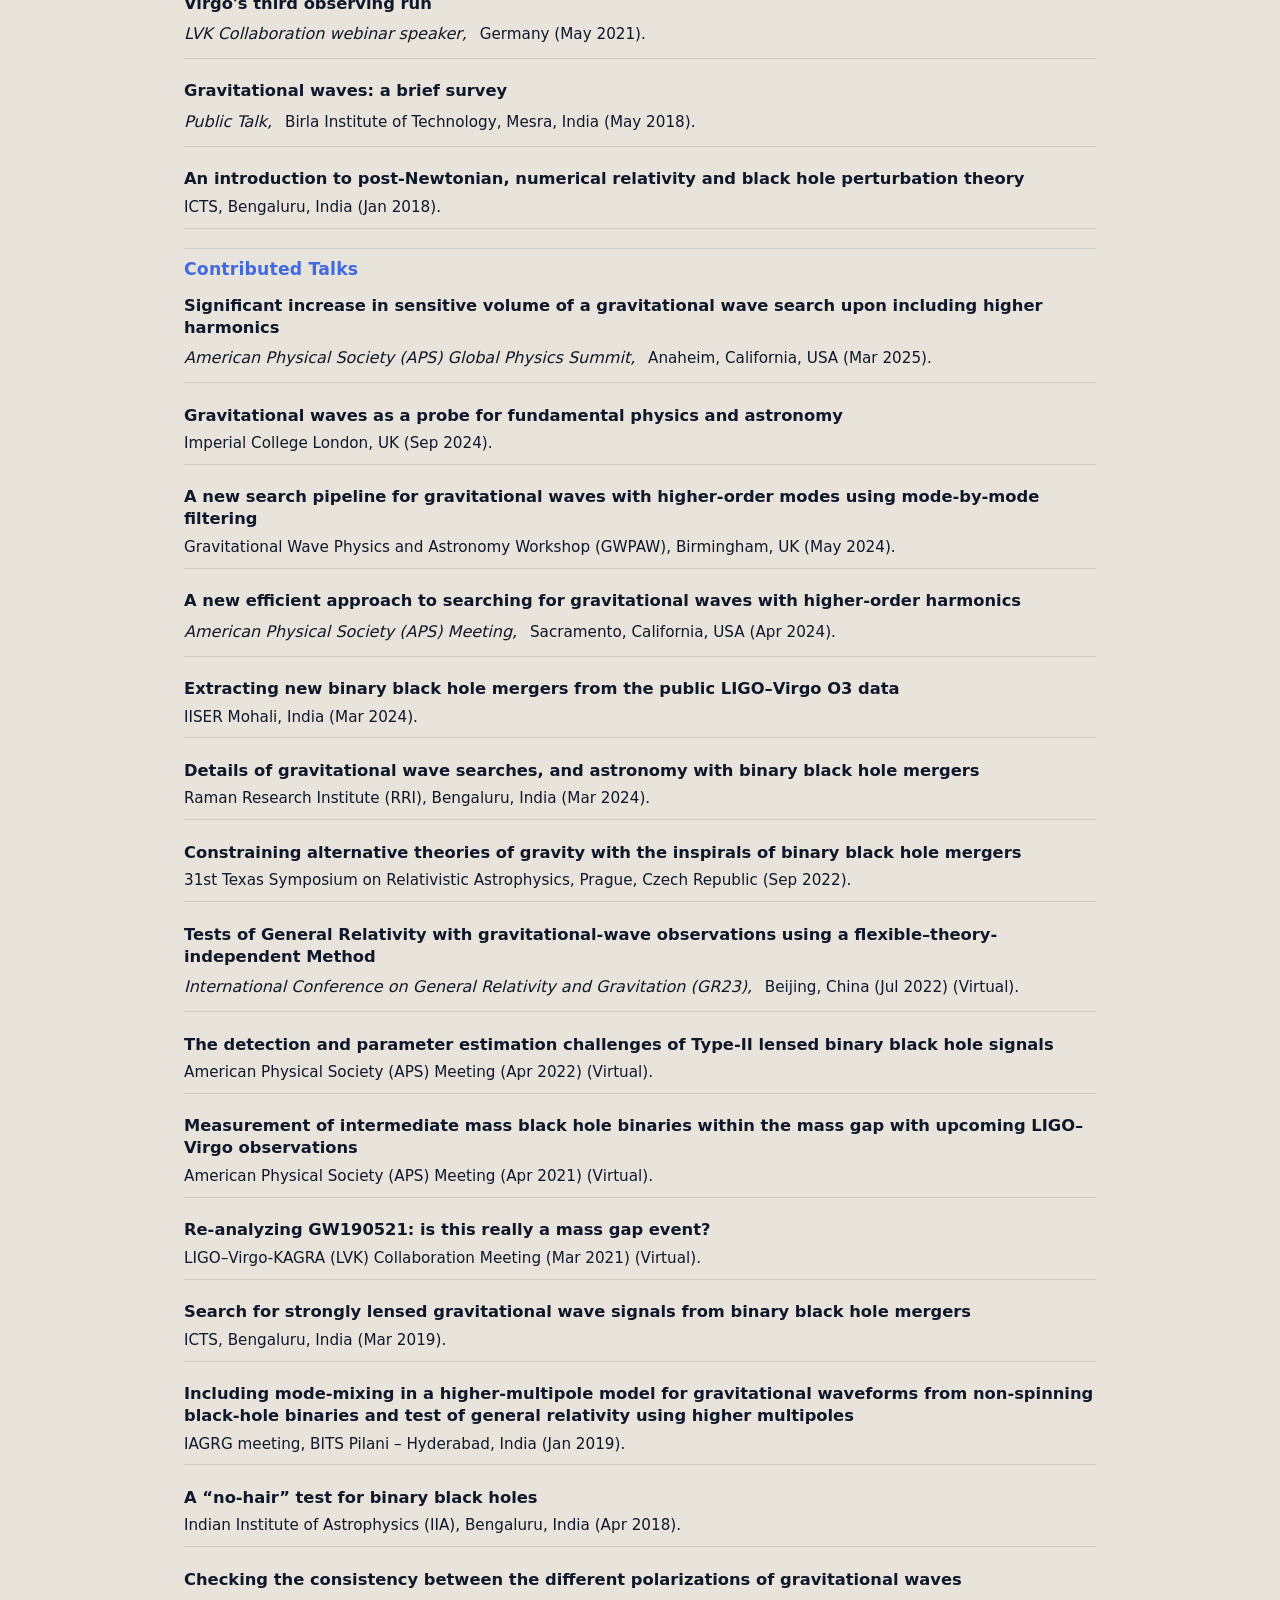
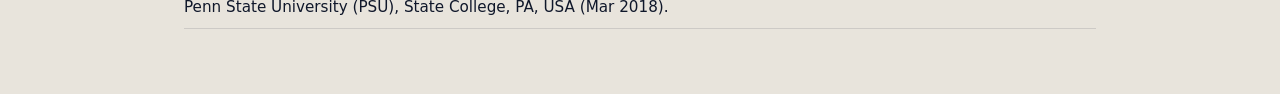
<file: talks.html>
<!DOCTYPE html>
<html lang="en">
<head>
  <meta charset="UTF-8" />
  <meta name="viewport" content="width=device-width, initial-scale=1.0" />
  <title>Talks – Ajit Kumar Mehta</title>
  <link rel="stylesheet" href="styles.css" />
</head>

<body>

<header>
  <h1>Ajit Kumar Mehta</h1>

  <nav>
    <ul>
      <li><a href="index.html">Home</a></li>
      <li><a href="research.html">Research</a></li>
      <li><a href="publications.html">Publications</a></li>
      <li><a href="talks.html" class="active">Talks</a></li>
      <li><a href="CV.pdf" target="_blank" rel="noopener">CV</a></li>
      <li><a href="contact.html">Contact</a></li>
    </ul>
  </nav>
</header>

<main>

  <section>
    <h2>Talks &amp; Presentations</h2>

    <div class="talk-divider"></div>

    <!-- ===================== INVITED TALKS ===================== -->
    <h3 class="talks-section-title">Invited Talks</h3>

    <div class="talks-grid">

       <div class="talk-card">
        <div class="talk-top">
          <p class="talk-title">Data Analysis Challenges in the Deci‑Hz Band and Mitigation Strategies</p>
          <span class="badge secondary">Beyond LIGO - India: Indian Deci-Hz GW Space Mission,</span>
        </div>
        <div class="talk-meta">
          IISER Kolkata, Kolkata, India (March 2026).
        </div>
      </div>
      
      
      <div class="talk-card">
        <div class="talk-top">
          <p class="talk-title">Future GW observations: Detector technology &amp; data analysis</p>
          <span class="badge secondary">Panelist, The Future of Gravitational-Wave Astronomy,</span>
        </div>
        <div class="talk-meta">
          ICTS, Bengaluru, India (Oct 2025).
        </div>
      </div>

      <div class="talk-card">
        <div class="talk-top">
          <p class="talk-title">Ripples in Spacetime: Ten years of Gravitational Wave Physics and Astrophysics</p>
          <span class="badge secondary">Ten years of GW astronomy,</span>
        </div>
        <div class="talk-meta">
          IIT Madras (IITM), Chennai, India (Sep 2025).
        </div>
      </div>

      <div class="talk-card">
        <div class="talk-top">
          <p class="talk-title">New binary black hole mergers from the public LIGO–Virgo O3 data</p>
          <span class="badge secondary">22nd Lomonosov Conference on Elementary Particle Physics,</span>
        </div>
        <div class="talk-meta">
          Moscow State University, Moscow, Russia (Aug 2025) (Virtual).
        </div>
      </div>

      <div class="talk-card">
        <div class="talk-top">
          <p class="talk-title">Probing the upper–stellar-mass gap with LIGO and Virgo</p>
          <span class="badge secondary">HELIUM25 Workshop (HZDR),</span>
        </div>
        <div class="talk-meta">
          Dresden, Germany (Jul 2025) (Virtual).
        </div>
      </div>

      <div class="talk-card">
        <div class="talk-top">
          <p class="talk-title">IAS-HM pipeline: a brief overview of the framework and the results</p>
        </div>
        <div class="talk-meta">
          Institute for Gravitational and Subatomic Physics, Utrecht University, Netherlands (Jun 2025).
        </div>
      </div>

      <div class="talk-card">
        <div class="talk-top">
          <p class="talk-title">Gravitational waves as a probe for fundamental physics and astronomy</p>
        </div>
        <div class="talk-meta">
          IIT Madras (IITM), Chennai, India (Aug 2024).
        </div>
      </div>

      <div class="talk-card">
        <div class="talk-top">
          <p class="talk-title">
            Astrophysics of new binary black hole mergers from the public LIGO–Virgo O3 data using IAS search pipeline with higher-order modes
          </p>
        </div>
        <div class="talk-meta">
          School of Physics &amp; Astronomy, Cardiff University, Cardiff, UK (Jun 2024).
        </div>
      </div>

      <div class="talk-card">
        <div class="talk-top">
          <p class="talk-title">New methods for extracting binary black hole mergers from LIGO–Virgo data</p>
        </div>
        <div class="talk-meta">
          IIT Gandhinagar, India (Mar 2024).
        </div>
      </div>

      <div class="talk-card">
        <div class="talk-top">
          <p class="talk-title">New binary black hole mergers from the public LIGO–Virgo O3 data</p>
        </div>
        <div class="talk-meta">
          TIFR, Mumbai, India (Mar 2024).
        </div>
      </div>

      <div class="talk-card">
        <div class="talk-top">
          <p class="talk-title">Introduction to IAS GW search pipeline</p>
        </div>
        <div class="talk-meta">
          IUCAA, Pune, India (Mar 2024).
        </div>
      </div>

      <div class="talk-card">
        <div class="talk-top">
          <p class="talk-title">Decoding gravitational-wave search pipelines</p>
        </div>
        <div class="talk-meta">
          Indian Institute of Astrophysics (IIA), Bengaluru, India (Nov 2023).
        </div>
      </div>

      <div class="talk-card">
        <div class="talk-top">
          <p class="talk-title">Observing intermediate-mass black holes and the upper–stellar-mass gap with LIGO and Virgo</p>
        </div>
        <div class="talk-meta">
          International Centre for Theoretical Sciences (ICTS), Bengaluru, India (May 2022).
        </div>
      </div>

      <div class="talk-card">
        <div class="talk-top">
          <p class="talk-title">What can we learn by detecting massive BHs via gravitational waves (GWs)?</p>
          <span class="badge secondary">Sabarmati Seminar Series,</span>
        </div>
        <div class="talk-meta">
          IIT Gandhinagar, India (Jul 2021).
        </div>
      </div>

      <div class="talk-card">
        <div class="talk-top">
          <p class="talk-title">
            Search for lensing signatures in the gravitational-wave observations from the first-half of LIGO-Virgo's third observing run
          </p>
          <span class="badge secondary">LVK Collaboration webinar speaker,</span>
        </div>
        <div class="talk-meta">
           Germany (May 2021).
        </div>
      </div>

      <div class="talk-card">
        <div class="talk-top">
          <p class="talk-title">Gravitational waves: a brief survey</p>
          <span class="badge secondary">Public Talk, </span>
        </div>
        <div class="talk-meta">
          Birla Institute of Technology, Mesra, India (May 2018).
        </div>
      </div>

       <div class="talk-card">
        <div class="talk-top">
          <p class="talk-title">An introduction to post-Newtonian, numerical relativity and black hole perturbation theory</p>
        </div>
        <div class="talk-meta">
          ICTS, Bengaluru, India (Jan 2018).
        </div>
      </div>

    </div>

    <div class="talk-divider"></div>

    <!-- ===================== CONTRIBUTED TALKS ===================== -->
    <h3 class="talks-section-title">Contributed Talks</h3>

    <div class="talks-grid">

      <div class="talk-card">
        <div class="talk-top">
          <p class="talk-title">
            Significant increase in sensitive volume of a gravitational wave search upon including higher harmonics
          </p>
          <span class="badge secondary">American Physical Society (APS) Global Physics Summit, </span>
        </div>
        <div class="talk-meta">
         Anaheim, California, USA (Mar 2025).
        </div>
      </div>

      <div class="talk-card">
        <div class="talk-top">
          <p class="talk-title">Gravitational waves as a probe for fundamental physics and astronomy</p>
        </div>
        <div class="talk-meta">
          Imperial College London, UK (Sep 2024).
        </div>
      </div>

      <div class="talk-card">
        <div class="talk-top">
          <p class="talk-title">
            A new search pipeline for gravitational waves with higher-order modes using mode-by-mode filtering
          </p>
        </div>
        <div class="talk-meta">
          Gravitational Wave Physics and Astronomy Workshop (GWPAW), Birmingham, UK (May 2024).
        </div>
      </div>

      <div class="talk-card">
        <div class="talk-top">
          <p class="talk-title">
            A new efficient approach to searching for gravitational waves with higher-order harmonics
          </p>
           <span class="badge secondary">American Physical Society (APS) Meeting, </span>
        </div>
        <div class="talk-meta">
          Sacramento, California, USA (Apr 2024).
        </div>
      </div>

      <div class="talk-card">
        <div class="talk-top">
          <p class="talk-title">Extracting new binary black hole mergers from the public LIGO–Virgo O3 data</p>
        </div>
        <div class="talk-meta">
          IISER Mohali, India (Mar 2024).
        </div>
      </div>

      <div class="talk-card">
        <div class="talk-top">
          <p class="talk-title">Details of gravitational wave searches, and astronomy with binary black hole mergers</p>
        </div>
        <div class="talk-meta">
          Raman Research Institute (RRI), Bengaluru, India (Mar 2024).
        </div>
      </div>

      <div class="talk-card">
        <div class="talk-top">
          <p class="talk-title">
            Constraining alternative theories of gravity with the inspirals of binary black hole mergers
          </p>
        </div>
        <div class="talk-meta">
          31st Texas Symposium on Relativistic Astrophysics, Prague, Czech Republic (Sep 2022).
        </div>
      </div>

      <div class="talk-card">
        <div class="talk-top">
          <p class="talk-title">
            Tests of General Relativity with gravitational-wave observations using a flexible–theory-independent Method
          </p>
          <span class="badge secondary">International Conference on General Relativity and Gravitation (GR23),</span>
        </div>
        <div class="talk-meta">
          Beijing, China (Jul 2022) (Virtual).
        </div>
      </div>

      <div class="talk-card">
        <div class="talk-top">
          <p class="talk-title">
            The detection and parameter estimation challenges of Type-II lensed binary black hole signals
          </p>
        </div>
        <div class="talk-meta">
           American Physical Society (APS) Meeting (Apr 2022) (Virtual).
        </div>
      </div>

      <div class="talk-card">
        <div class="talk-top">
          <p class="talk-title">
            Measurement of intermediate mass black hole binaries within the mass gap with upcoming LIGO–Virgo observations
          </p>
        </div>
        <div class="talk-meta">
          American Physical Society (APS) Meeting (Apr 2021) (Virtual).
        </div>
      </div>

      <div class="talk-card">
        <div class="talk-top">
          <p class="talk-title">Re-analyzing GW190521: is this really a mass gap event?</p>
        </div>
        <div class="talk-meta">
         LIGO–Virgo-KAGRA (LVK) Collaboration Meeting (Mar 2021) (Virtual).
        </div>
      </div>

      <div class="talk-card">
        <div class="talk-top">
          <p class="talk-title">Search for strongly lensed gravitational wave signals from binary black hole mergers</p>
        </div>
        <div class="talk-meta">
          ICTS, Bengaluru, India (Mar 2019).
        </div>
      </div>

      <div class="talk-card">
        <div class="talk-top">
          <p class="talk-title">
            Including mode-mixing in a higher-multipole model for gravitational waveforms from non-spinning black-hole binaries and test of general relativity using higher multipoles
          </p>
        </div>
        <div class="talk-meta">
          IAGRG meeting, BITS Pilani – Hyderabad, India (Jan 2019).
        </div>
      </div>

      <div class="talk-card">
        <div class="talk-top">
          <p class="talk-title">A “no-hair” test for binary black holes</p>
        </div>
        <div class="talk-meta">
          Indian Institute of Astrophysics (IIA), Bengaluru, India (Apr 2018).
        </div>
      </div>

      <div class="talk-card">
        <div class="talk-top">
          <p class="talk-title">Checking the consistency between the different polarizations of gravitational waves</p>
        </div>
        <div class="talk-meta">
          Penn State University (PSU), State College, PA, USA (Mar 2018).
        </div>
      </div>

    </div>

  </section>

</main>

</body>
</html>
</file>
<file: styles.css>
/* ============================================================
   Ajit Kumar Mehta — Website Stylesheet
   Final cleaned version
   - uniform site background
   - no boxed navigation
   - no boxed publication/talk entries
   - fixed publication numbering
============================================================ */

/* ================================
   RESET
================================== */
*,
*::before,
*::after {
  box-sizing: border-box;
}

html,
body {
  margin: 0;
  padding: 0;
}

/* ================================
   BASE
================================== */
html,
body {
  min-height: 100%;
  margin: 0;
}

body {
  background:
    radial-gradient(circle at top left, rgba(255, 255, 255, 0.55), transparent 35%),
    radial-gradient(circle at bottom right, rgba(180, 170, 145, 0.18), transparent 45%),
    linear-gradient(180deg, #e8e4dc 0%, #d3ccc0 100%);

  font-family: "Inter", system-ui, -apple-system, BlinkMacSystemFont, "Segoe UI", sans-serif;
  color: #111827;
  line-height: 1.65;
}

a {
  color: #7b3f00;
  text-decoration: none;
}

a:hover,
a:focus {
  text-decoration: underline;
}

/* Normal pages use a comfortable width.
   The home profile-card section has its own wider layout below. */
header,
section:not(.profile-card) {
  max-width: 960px;
  margin-left: auto;
  margin-right: auto;
  padding-left: 1.5rem;
  padding-right: 1.5rem;
}

/* ================================
   HEADER / HERO
================================== */
header {
  padding-top: 2.2rem;
  padding-bottom: 1.4rem;
  text-align: center;
}

header h1 {
  font-family: "Playfair Display", Georgia, serif;
  font-size: 2.6rem;
  letter-spacing: 0.02em;
  margin: 0 0 1rem;
  color: #111827;
}

header p {
  margin: 0.3rem 0 0;
  font-size: 1.05rem;
  color: #4b5563;
}

/* ================================
   NAVIGATION — NO BOXED BACKGROUND
================================== */
nav {
  margin-top: 1.5rem;
}

nav ul {
  list-style: none;
  margin: 0;
  padding: 0;

  display: inline-flex;
  flex-wrap: wrap;
  justify-content: center;
  gap: 1.25rem;

  background: transparent !important;
  border: none !important;
  border-radius: 0 !important;
  box-shadow: none !important;
  backdrop-filter: none !important;
  -webkit-backdrop-filter: none !important;
}

nav li {
  margin: 0;
}

nav a {
  display: inline-block;
  padding: 0.15rem 0;

  color: #333;
  font-size: 0.92rem;
  font-weight: 650;
  letter-spacing: 0.09em;
  text-transform: uppercase;

  border-radius: 0;
  border-bottom: 2px solid transparent;
  background: transparent !important;
  box-shadow: none !important;

  transition: color 0.15s ease, border-color 0.15s ease;
}

nav a:hover,
nav a:focus,
nav a.active {
  color: #7b3f00;
  background: transparent !important;
  text-decoration: none;
  border-bottom-color: rgba(123, 63, 0, 0.55);
  transform: none;
}

/* ================================
   DEFAULT SECTIONS — UNBOXED
================================== */
section:not(.profile-card) {
  background: transparent !important;
  border: none !important;
  border-radius: 0 !important;
  box-shadow: none !important;

  padding-top: 1.8rem;
  padding-bottom: 1.8rem;
  margin-top: 0.35rem;
  margin-bottom: 1.8rem;
}

section h2 {
  margin-top: 0;
  margin-bottom: 1rem;
  color: #0f172a;
  font-size: 1.8rem;
  font-weight: 650;
}

section h2.welcome-title,
.welcome-title {
  font-family: "Playfair Display", Georgia, serif;
  font-size: 2rem;
  font-weight: 700;
  color: #0f172a;
  padding-left: 0.8rem;
  border-left: 4px solid #2563eb;
  margin-top: 0;
  margin-bottom: 1rem;
}

section p {
  margin: 0.4rem 0 0.9rem;
  color: #111827;
}

section ul,
section ol {
  padding-left: 1.3rem;
  margin-top: 0.4rem;
  margin-bottom: 1rem;
}

section li {
  margin-bottom: 0.35rem;
}

/* ============================================================
   HOME PAGE PROFILE LAYOUT
============================================================ */
section.profile-card {
  max-width: 1250px;
  margin: 2rem auto 4rem;
  padding: 2rem 2.4rem;

  display: grid;
  grid-template-columns: 260px minmax(420px, 1fr) 330px;
  gap: 2rem;
  align-items: start;

  background: transparent !important;
  border: none !important;
  box-shadow: none !important;
  text-align: left;
}

/* Left profile column */
.profile-sidebar,
.photo-container {
  text-align: center;
  background: transparent !important;
  border: none !important;
  box-shadow: none !important;
}

.profile-photo,
.photo-container img {
  width: 100%;
  max-width: 210px;
  aspect-ratio: 1 / 1;
  object-fit: cover;
  display: block;
  margin: 0 auto 1.2rem;

  border-radius: 50%;
  border: 5px solid rgba(255, 255, 255, 0.75);
  box-shadow: 0 12px 28px rgba(15, 23, 42, 0.14);
}

.profile-details h2,
.profile-info h2 {
  font-family: "Playfair Display", Georgia, serif;
  font-size: 1.35rem;
  margin: 0.3rem 0 0.7rem;
  color: #111827;
}

.profile-position,
.profile-title {
  font-weight: 700;
  margin: 0.2rem 0;
  color: #333;
}

.profile-institute,
.profile-affiliation {
  margin: 0.25rem 0 1.1rem;
  font-size: 0.95rem;
}

.profile-institute a,
.profile-affiliation a {
  color: #7b3f00;
}

.contact-button,
.profile-contact a {
  display: inline-block;
  margin-top: 0.4rem;
  padding: 0.65rem 1.15rem;
  border-radius: 999px;

  background: rgba(15, 23, 42, 0.88);
  color: #fff;
  font-weight: 700;
  font-size: 0.92rem;
  text-decoration: none;

  transition: transform 0.15s ease, background 0.15s ease;
}

.contact-button:hover,
.profile-contact a:hover {
  background: rgba(124, 58, 0, 0.9);
  color: #fff;
  text-decoration: none;
  transform: translateY(-1px);
}

/* Center bio column */
.bio-container {
  max-width: 650px;
  min-width: 0;
  padding: 0.5rem 0 0;

  background: transparent !important;
  border: none !important;
  box-shadow: none !important;
}

.bio-container p {
  margin: 0 0 1.05rem;
  font-size: 1rem;
  color: #111827;
}

.bio-container a {
  color: #7b3f00;
  font-weight: 600;
}

/* Right figure column */
.right-photo-column {
  display: flex;
  flex-direction: column;
  align-items: flex-end;
  gap: 1rem;

  background: transparent !important;
  border: none !important;
  box-shadow: none !important;
  padding: 0.5rem 0 0;
}

.photo-credit {
  display: flex;
  flex-direction: column;
  align-items: flex-end;

  background: transparent !important;
  border: none !important;
  box-shadow: none !important;
}

.photo-credit img,
.right-photo-column img {
  width: 100%;
  max-width: 300px;
  height: auto;
  object-fit: cover;
  display: block;

  border-radius: 16px;
  margin-bottom: 0.9rem;
  box-shadow: 0 12px 28px rgba(15, 23, 42, 0.14);
}

.caption-text {
  max-width: 300px;
  margin: 0;
  color: #4b5563;
  font-size: 0.82rem;
  line-height: 1.45;
  text-align: left;
}

.caption-text .credit-text,
.credit-text {
  display: block;
  margin-top: 0.35rem;
  color: #6b7280;
  font-size: 0.78rem;
}

/* ============================================================
   PUBLICATIONS PAGE
   Works even if publications.html still has an internal <style> block.
============================================================ */

/* Publications page container and heading */
.container {
  max-width: 980px;
  margin-left: auto;
  margin-right: auto;
}

.page-title {
  margin: 0.8rem 0 0.4rem !important;
}

.page-title h2 {
  margin: 0 !important;
  font-size: clamp(1.4rem, 2.2vw, 1.9rem);
}

/* Top publication links: no pill/box styling */
.linkbar,
.pub-links,
.profile-links,
.external-links {
  display: flex;
  flex-wrap: wrap;
  gap: 1rem;
  margin: 0.45rem 0 0.8rem !important;
}

.pill {
  display: inline-flex;
  align-items: center;
  gap: 0.45rem;

  padding: 0 !important;
  border: none !important;
  border-radius: 0 !important;
  background: transparent !important;
  box-shadow: none !important;

  color: #7b3f00 !important;
  text-decoration: none;
}

.pill:hover,
.pill:focus {
  color: #4169e1 !important;
  border: none !important;
  box-shadow: none !important;
  transform: none !important;
  text-decoration: underline;
}

.pill .dot {
  width: 0.42rem;
  height: 0.42rem;
  border-radius: 999px;
  background: #4169e1;
  display: inline-block;
}

/* Publication subsections: no section boxes and very small gaps */
.section {
  margin: 0.55rem 0 0.65rem !important;
  padding: 0 !important;
  border: none !important;
  border-radius: 0 !important;
  background: transparent !important;
  box-shadow: none !important;
}

.section + .section {
  margin-top: 0.65rem !important;
}

.section h3,
section h3,
.publications h3,
.publication-section-title,
.pub-section-title {
  margin-top: 0 !important;
  margin-bottom: 0.28rem !important;
  color: #4169e1;
  font-size: 1.08rem;
  font-weight: 700;
  letter-spacing: 0.01em;
}

/* Publication lists: restore native numbering */
ol.pub-list,
ol.publication-list,
ol.publications-list {
  list-style: decimal outside !important;
  counter-reset: none !important;

  display: block !important;
  padding-left: 1.65rem !important;
  margin-top: 0.15rem !important;
  margin-bottom: 0.45rem !important;
}

/* Publication entries: no cards/boxes */
ol.pub-list > li,
ol.publication-list > li,
ol.publications-list > li,
.pub {
  display: list-item !important;
  position: static !important;

  padding: 0.25rem 0 0.55rem 0.08rem !important;
  margin: 0 0 0.45rem 0 !important;

  background: transparent !important;
  border: none !important;
  border-radius: 0 !important;
  box-shadow: none !important;
  border-bottom: 1px solid rgba(15, 23, 42, 0.12) !important;
}

/* Disable old artificial numbering from earlier CSS/internal style */
ol.pub-list > li::before,
ol.publication-list > li::before,
ol.publications-list > li::before,
.pub::before {
  content: none !important;
  display: none !important;
}

ol.pub-list > li::marker,
ol.publication-list > li::marker,
ol.publications-list > li::marker,
.pub::marker {
  color: #4169e1;
  font-weight: 700;
}

/* Compact publication text */
.pub-title {
  margin: 0 !important;
  font-size: 1.02rem;
  line-height: 1.35;
  font-weight: 650;
}

.pub-title a {
  color: #0f172a;
  text-decoration: none;
  border-bottom: 1px solid rgba(65, 105, 225, 0.35);
}

.pub-title a:hover,
.pub-title a:focus {
  color: #4169e1;
  border-bottom-color: rgba(65, 105, 225, 0.8);
  text-decoration: none;
}

.pub-authors {
  margin: 0.28rem 0 0 !important;
  color: #475569;
  line-height: 1.45;
  font-size: 0.95rem;
}

.pub-venue {
  margin: 0.18rem 0 0 !important;
  color: #64748b;
  font-size: 0.92rem;
  line-height: 1.45;

  display: flex;
  flex-wrap: wrap;
  gap: 0.5rem;
  align-items: center;
}

.tag {
  display: inline-flex;
  align-items: center;
  font-size: 0.78rem;
  font-weight: 600;
  padding: 0.18rem 0.5rem;
  border-radius: 999px;
  border: 1px solid rgba(2, 6, 23, 0.10);
  background: rgba(2, 6, 23, 0.03);
  color: rgba(2, 6, 23, 0.72);
}

.tag.ok {
  border-color: rgba(14, 165, 233, 0.22);
  background: rgba(14, 165, 233, 0.10);
  color: rgba(3, 105, 161, 0.95);
}

.tag.acc {
  border-color: rgba(34, 197, 94, 0.25);
  background: rgba(34, 197, 94, 0.10);
  color: rgba(21, 128, 61, 0.95);
}

/* ============================================================
   TALKS PAGE — UNBOXED
============================================================ */
.talks-intro {
  margin-bottom: 0.8rem;
  color: #374151;
}

.talks-grid {
  display: grid;
  grid-template-columns: 1fr;
  gap: 0.55rem;
  margin-top: 0.35rem;
}

.talks-section-title {
  margin-top: 0.9rem;
  margin-bottom: 0.35rem;
  color: #4169e1;
  font-size: 1.08rem;
  font-weight: 700;
}

.talk-card {
  background: transparent !important;
  border-radius: 0 !important;
  padding: 0.35rem 0 0.65rem !important;
  margin-bottom: 0.45rem !important;
  box-shadow: none !important;
  border: none !important;
  border-bottom: 1px solid rgba(15, 23, 42, 0.12) !important;
}

.talk-top {
  display: flex;
  gap: 0.8rem;
  align-items: baseline;
  flex-wrap: wrap;
}

.talk-title {
  margin: 0;
  color: #4169e1;
  font-size: 1.02rem;
  font-weight: 650;
  line-height: 1.35;
}

.talk-meta {
  margin-top: 0.2rem;
  color: #0f172a;
  font-size: 0.95rem;
  line-height: 1.35;
}

.badge {
  display: inline-flex;
  align-items: center;
  gap: 0.35rem;
  padding: 0.22rem 0.55rem;
  border-radius: 999px;

  background: rgba(37, 99, 235, 0.10);
  border: 1px solid rgba(37, 99, 235, 0.20);
  color: #1d4ed8;

  font-size: 0.78rem;
  letter-spacing: 0.02em;
  white-space: nowrap;
}

.badge.secondary {
  background: rgba(15, 23, 42, 0.06);
  border: 1px solid rgba(15, 23, 42, 0.10);
  color: #0f172a;
}

.talk-divider {
  height: 1px;
  margin: 0.75rem 0 0.4rem;
  background: rgba(148, 163, 184, 0.35);
}

.year {
  margin-top: 0.9rem;
  padding-bottom: 0.25rem;
  border-bottom: 1px solid #ddd;
  font-size: 1.4rem;
  font-weight: 600;
}

.talk-list {
  list-style: none;
  padding-left: 0;
}

.talk-list li {
  margin-bottom: 0.65rem;
  line-height: 1.6;
}

.talk-list .meta {
  color: #666;
  font-size: 0.9rem;
}

/* ================================
   REUSABLE INLINE STYLES
================================== */
.inst {
  color: #4169e1;
  font-weight: 600;
  text-decoration: none;
  border-bottom: 1px solid rgba(65, 105, 225, 0.35);
}

.inst:hover {
  border-bottom-color: rgba(65, 105, 225, 0.9);
  text-decoration: none;
}

.highlight {
  color: #1f2937;
  font-weight: 600;
}

/* ================================
   RESPONSIVE LAYOUT
================================== */
@media (min-width: 880px) {
  .talks-grid {
    grid-template-columns: 1fr 1fr;
  }
}

@media (max-width: 1050px) {
  section.profile-card {
    grid-template-columns: 240px 1fr;
  }

  .right-photo-column {
    grid-column: 1 / -1;
    align-items: center;
    max-width: 650px;
    margin: 0 auto;
  }

  .photo-credit {
    align-items: center;
  }

  .caption-text {
    max-width: 650px;
  }
}

@media (max-width: 760px) {
  section.profile-card {
    grid-template-columns: 1fr;
    padding: 1rem;
    margin-top: 1rem;
    text-align: center;
  }

  .bio-container {
    max-width: 100%;
    text-align: left;
  }

  .profile-sidebar,
  .photo-container,
  .right-photo-column,
  .photo-credit {
    align-items: center;
  }

  .right-photo-column {
    flex-direction: column;
  }

  .profile-photo,
  .photo-container img {
    max-width: 200px;
  }

  .photo-credit img,
  .right-photo-column img {
    max-width: 300px;
  }

  .welcome-title {
    font-size: 1.75rem;
  }
}

@media (max-width: 640px) {
  header,
  section:not(.profile-card) {
    padding-left: 1rem;
    padding-right: 1rem;
  }

  header h1 {
    font-size: 2.1rem;
  }

  nav ul {
    gap: 0.85rem;
  }

  nav a {
    font-size: 0.82rem;
  }

  section:not(.profile-card) {
    padding-top: 1.2rem;
    padding-bottom: 1.2rem;
    margin-top: -0.3rem;
  }

  .linkbar,
  .pub-links,
  .profile-links,
  .external-links {
    gap: 0.65rem;
  }

  .talk-card {
    padding: 0.35rem 0 0.65rem !important;
  }
}

/* ============================================================
   FINAL ALIGNMENT FIX FOR PUBLICATIONS / NORMAL PAGES
============================================================ */

/* Keep the whole page content aligned in one container */
main.container,
header .container {
  max-width: 980px !important;
  margin-left: auto !important;
  margin-right: auto !important;
  padding-left: 1.5rem !important;
  padding-right: 1.5rem !important;
}

/* Do not let sections inside main create their own centered boxes */
main.container section {
  max-width: none !important;
  margin-left: 0 !important;
  margin-right: 0 !important;
  padding-left: 0 !important;
  padding-right: 0 !important;
}

/* ============================================================
   POLISHED NAVIGATION BAR
============================================================ */

nav ul {
  display: inline-flex;
  flex-wrap: wrap;
  justify-content: center;
  align-items: center;
  gap: 1.35rem;

  padding: 0.55rem 1.15rem;
  margin: 0;

  background: linear-gradient(
    135deg,
    rgba(245, 245, 245, 0.78),
    rgba(220, 224, 230, 0.62)
  ) !important;

  border: 1px solid rgba(15, 23, 42, 0.08) !important;
  border-radius: 999px !important;

  box-shadow:
    0 12px 28px rgba(15, 23, 42, 0.10),
    inset 0 1px 0 rgba(255, 255, 255, 0.70) !important;

  backdrop-filter: blur(14px) !important;
  -webkit-backdrop-filter: blur(14px) !important;
}

nav a {
  background: transparent !important;
  box-shadow: none !important;
  border-radius: 999px !important;
  border-bottom: none !important;

  color: #2f2f32 !important;
  padding: 0.32rem 0.68rem;

  transition:
    background 0.18s ease,
    color 0.18s ease,
    transform 0.18s ease;
}

nav a:hover,
nav a:focus,
nav a.active {
  background: rgba(65, 105, 225, 0.10) !important;
  color: #1f3f9a !important;
  text-decoration: none !important;
  border-bottom: none !important;
  transform: translateY(-1px);
}
/* Final stronger but still elegant background */

html,
body {
  background:
    radial-gradient(
      circle at top left,
      rgba(255, 255, 255, 0.55),
      transparent 35%
    ),
    #e8e4dc !important;

  background-attachment: fixed;
}

.talks-grid {
  display: grid;
  grid-template-columns: minmax(0, 1fr);
}

.talk-card {
  display: flex;
  flex-wrap: wrap;
  align-items: baseline;
  column-gap: 0.8rem;
  row-gap: 0.4rem;
}

.talk-top {
  display: contents;
}

/* Talk title always occupies the first row */
.talk-title {
  flex: 0 0 100%;
  margin: 0 !important;
  color: #0f172a;
  font-size: 1.02rem;
  line-height: 1.35;
  font-weight: 650;
}

/* Event or occasion: ordinary text, but italic */
.talk-card .badge {
  flex: 0 1 auto;

  background: none;
  border: none;
  border-radius: 0;
  box-shadow: none;
  padding: 0;
  margin: 0;

  color: inherit;
  font-size: inherit;
  font-weight: normal;
  font-style: italic;
  line-height: inherit;
  text-transform: none;
  letter-spacing: normal;
  white-space: normal;
}

/* Location and date beside it */
.talk-meta {
  flex: 1 1 20rem;
  margin: 0;
}
</file>
